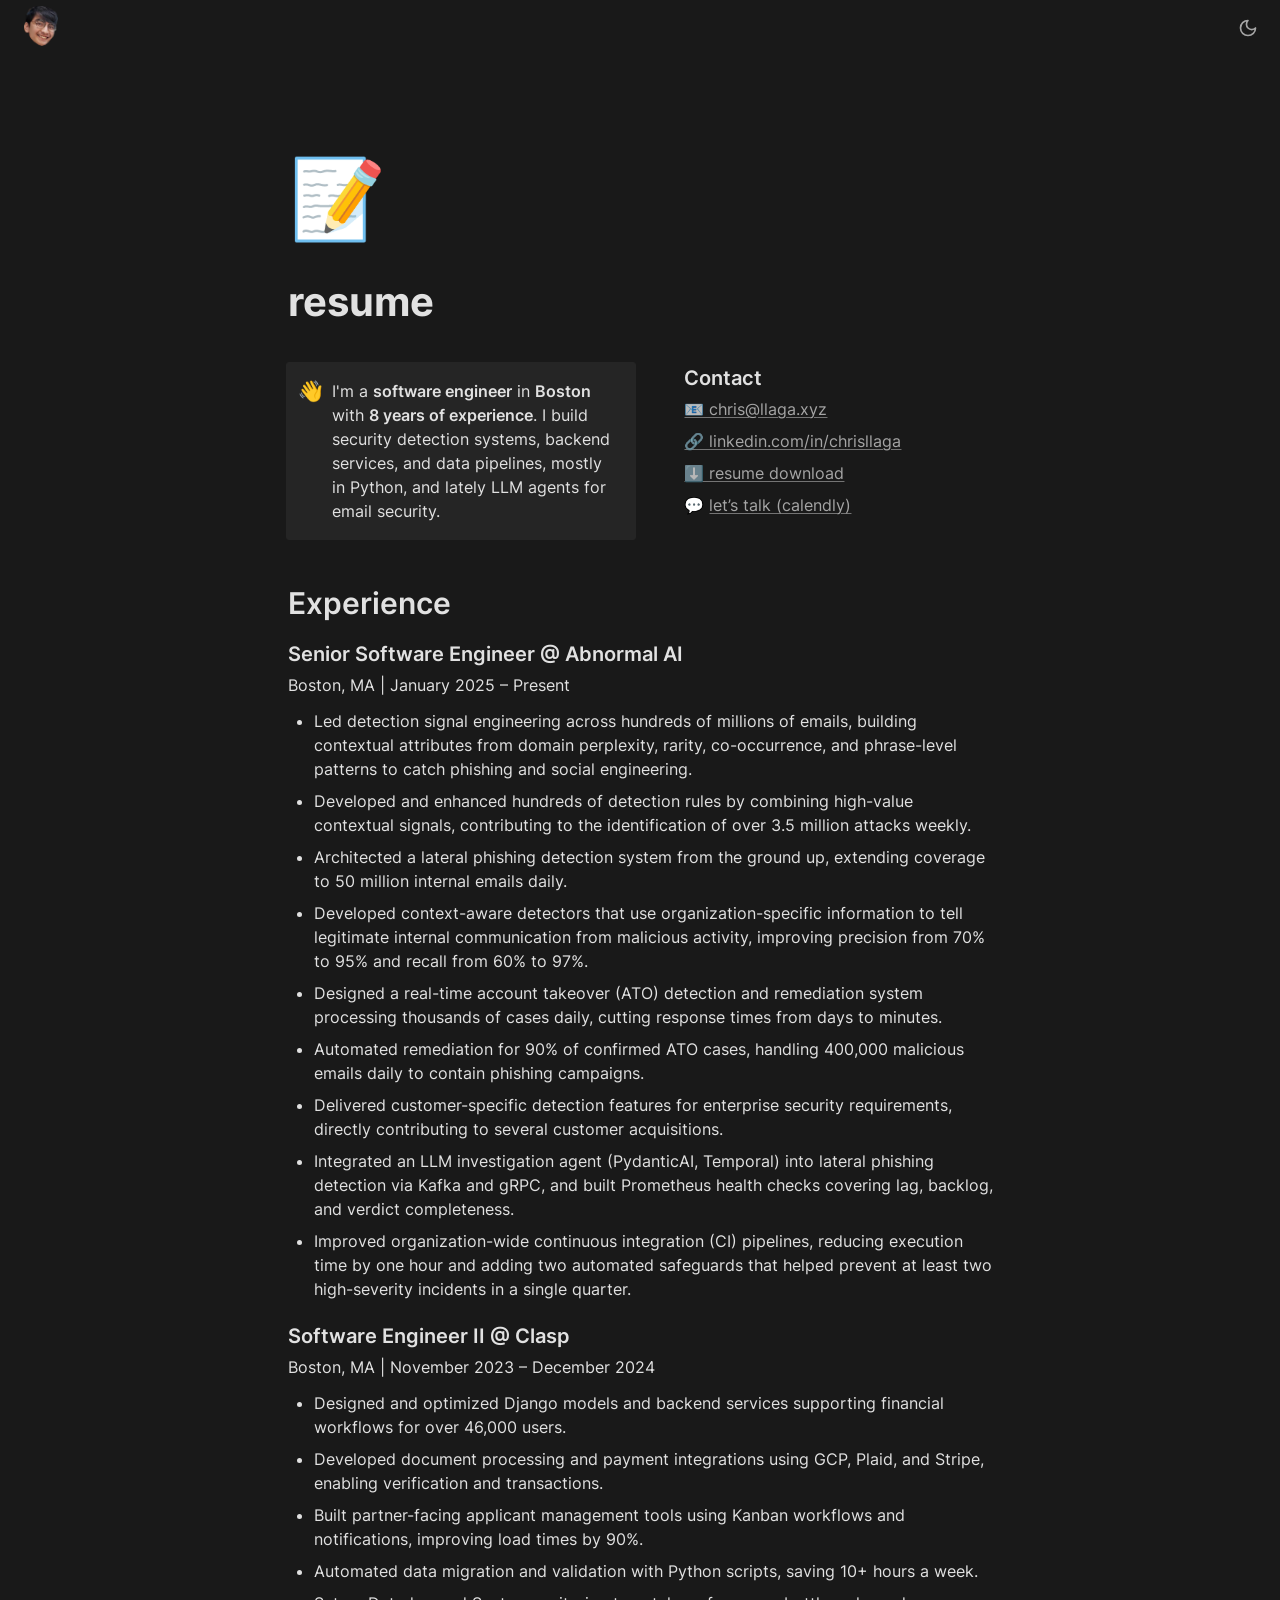
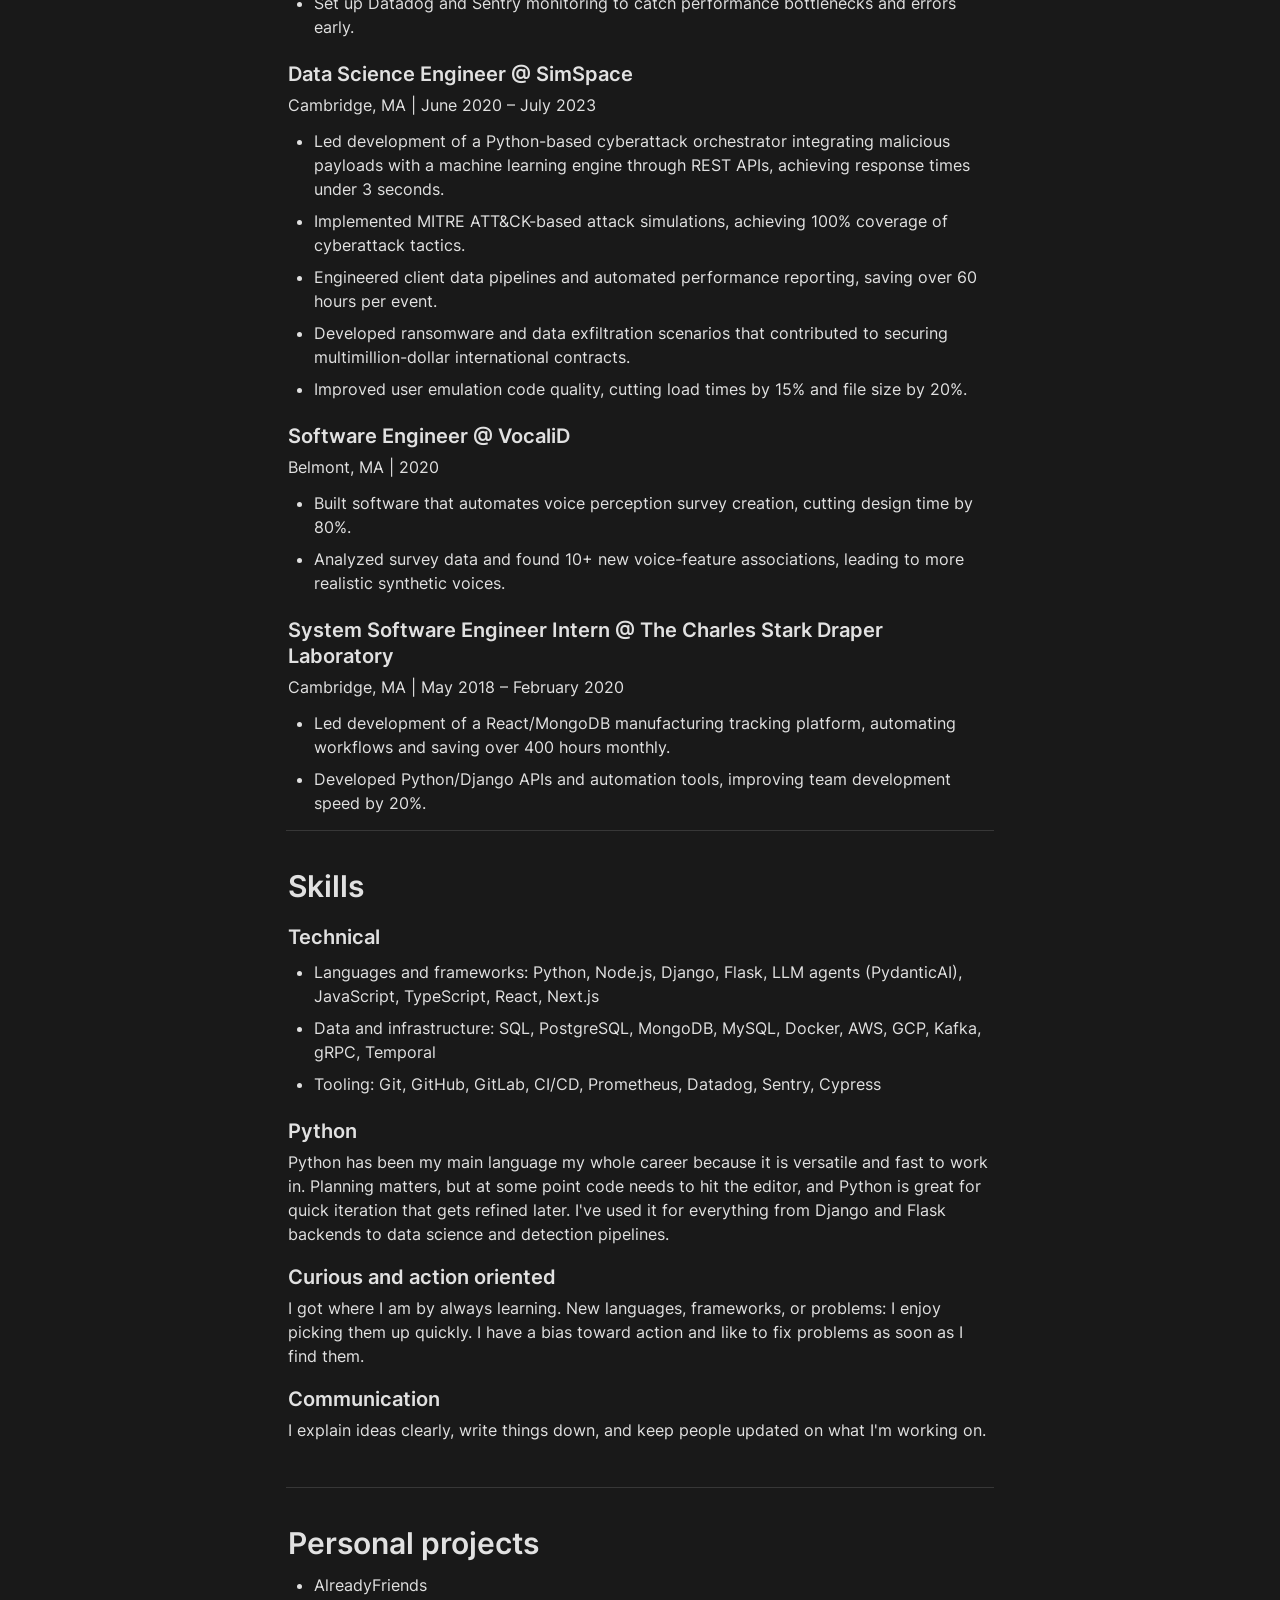
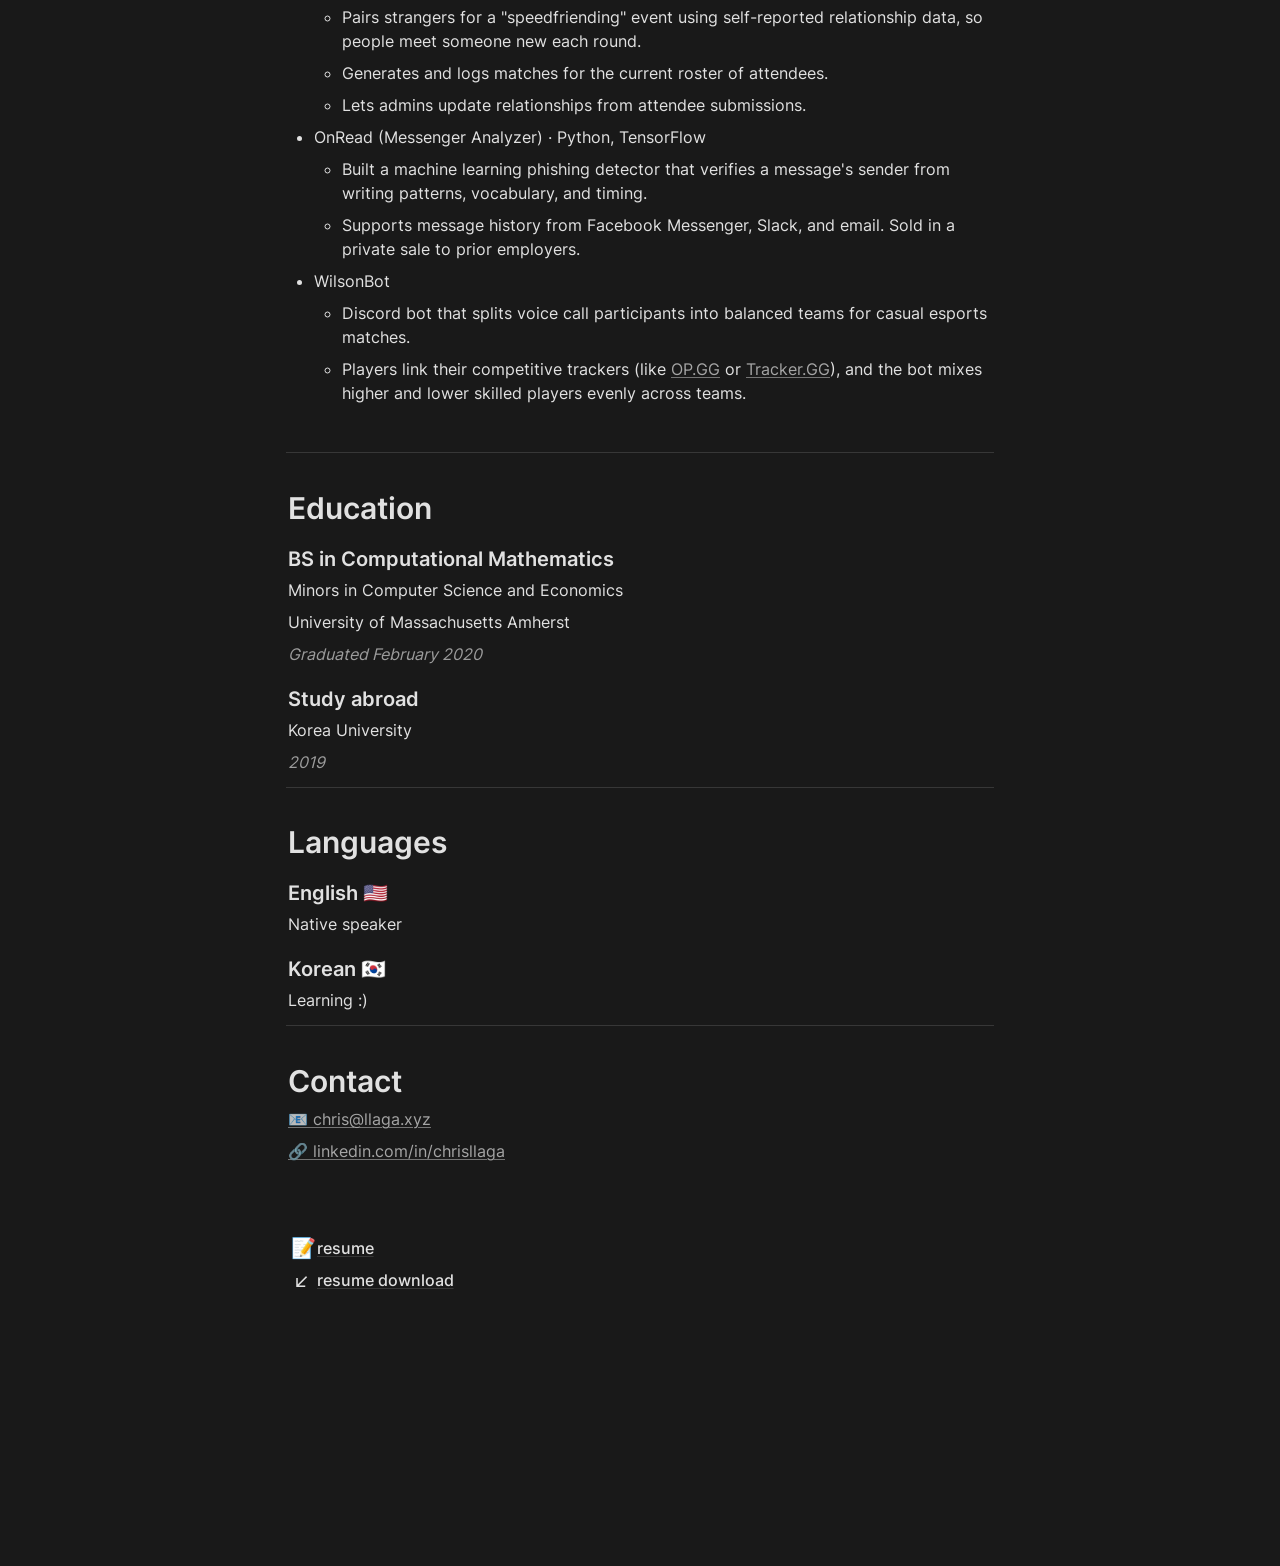
<file: index.html>
<!DOCTYPE html>
<html lang="en" dir="ltr" class="theme-dark">
<head>
<meta charset="utf-8"/>
<meta name="viewport" content="width=device-width, initial-scale=1"/>
<title>resume</title>
<meta name="description" content="Chris Llaga, software engineer in Boston: security detection systems, Python backends, and LLM agents."/>
<meta name="robots" content="index, follow"/>
<link rel="canonical" href="https://llaga.xyz"/>
<meta property="og:title" content="resume"/>
<meta property="og:description" content="Chris Llaga, software engineer in Boston: security detection systems, Python backends, and LLM agents."/>
<meta property="og:url" content="https://llaga.xyz"/>
<meta property="og:site_name" content="chris llaga"/>
<meta property="og:locale" content="en-US"/>
<meta property="og:type" content="website"/>
<meta name="twitter:card" content="summary_large_image"/>
<meta name="twitter:title" content="resume"/>
<meta name="twitter:description" content="Chris Llaga, software engineer in Boston: security detection systems, Python backends, and LLM agents."/>
<link rel="icon" href="assets/logo.png"/>
<link rel="preload" href="assets/fonts/inter-regular.woff2" as="font" type="font/woff2" crossorigin/>
<link rel="preload" href="assets/fonts/inter-600.woff2" as="font" type="font/woff2" crossorigin/>
<link rel="stylesheet" href="style.css"/>
<script>
  /* Same behaviour as the original: dark by default, the toggle's choice is remembered. */
  try {
    var p = localStorage.getItem("color-preference");
    if (p === "light" || p === "dark") document.documentElement.className = "theme-" + p;
  } catch (e) {}
</script>
</head>
<body>
<div class="super-root"><nav aria-label="Main" data-orientation="horizontal" dir="ltr" class="super-navbar minimal" style="position:sticky;box-shadow:var(--navbar-shadow);-webkit-box-shadow:var(--navbar-shadow)"><div class="super-navbar__content"><a class="notion-link super-navbar__logo" href="/"><div class="super-navbar__logo-image"><img alt="Logo" width="90" height="40" decoding="async" style="color:transparent;object-fit:contain;object-position:left" src="assets/logo.png"/></div>
</a>
<div style="position:relative"><ul data-orientation="horizontal" class="super-navbar__item-list" dir="ltr"></ul>
</div>
<div class="super-navbar__actions no-links"><div class="super-navbar__button super-navbar__theme-toggle" role="button" tabindex="0" aria-label="Toggle light and dark mode"><svg xmlns="http://www.w3.org/2000/svg" width="20" height="20" viewBox="0 0 24 24" fill="none" stroke="currentColor" stroke-width="2" stroke-linecap="round" stroke-linejoin="round" class="lucide lucide-moon"><path d="M12 3a6 6 0 0 0 9 9 9 9 0 1 1-9-9Z"></path></svg><svg xmlns="http://www.w3.org/2000/svg" width="20" height="20" viewBox="0 0 24 24" fill="none" stroke="currentColor" stroke-width="2" stroke-linecap="round" stroke-linejoin="round" class="lucide lucide-sun"><circle cx="12" cy="12" r="4"></circle><path d="M12 2v2"></path><path d="M12 20v2"></path><path d="m4.93 4.93 1.41 1.41"></path><path d="m17.66 17.66 1.41 1.41"></path><path d="M2 12h2"></path><path d="M20 12h2"></path><path d="m6.34 17.66-1.41 1.41"></path><path d="m19.07 4.93-1.41 1.41"></path></svg></div>
</div>
</div>
<div class="super-navbar__viewport-wrapper"></div>
</nav>
<div class="super-content-wrapper"><main id="page-index" class="super-content page__index"><div class="notion-header page"><div class="notion-header__cover no-cover has-icon"></div>
<div class="notion-header__content max-width no-cover has-icon"><div class="notion-header__title-wrapper"><div class="notion-header__icon-wrapper no-cover has-icon"><div>📝</div>
</div>
<h1 class="notion-header__title">resume</h1>
</div>
</div>
</div>
<article id="block-e7f6038b52f84bb688d3daea0192898f" class="notion-root max-width"><div id="block-15a817c8c10d80b7902df4fbfb6a7848" class="notion-column-list"><div id="block-ae7ea25ca6624ea9b5f85a43a5c081d4" class="notion-column" style="width:calc((100% - var(--column-spacing) * 1) * 0.5294117647058824)"><div id="block-12ad05cad6ba43f899a406120fd80e14" class="notion-callout bg-gray-light border"><div class="notion-callout__icon"><span class="notion-icon text" style="width:20px;height:20px;font-size:20px;fill:var(--color-text-default-light)">👋</span></div>
<div class="notion-callout__content"><span class="notion-semantic-string">I&#x27;m a <strong>software engineer</strong> in <strong>Boston</strong> with <strong>8 years of experience</strong>. I build security detection systems, backend services, and data pipelines, mostly in Python, and lately LLM agents for email security.</span></div>
</div>
</div>
<div id="block-c8cec722af624a08adb6e16304719ed7" class="notion-column" style="width:calc((100% - var(--column-spacing) * 1) * 0.4705882352941176);margin-inline-start:var(--column-spacing)"><span class="notion-heading__anchor" id="7502ad48bc0c4c6f83eb4a20e5397c6d"></span><h3 id="block-7502ad48bc0c4c6f83eb4a20e5397c6d" class="notion-heading notion-semantic-string"><strong>Contact</strong></h3>
<p id="block-c6278052f1fc404a8ac8c223eaf0021b" class="notion-text notion-text__content notion-semantic-string"><a href="mailto:chris@llaga.xyz" class="notion-link link" target="_blank" rel="noopener noreferrer">📧 chris@llaga.xyz</a>
</p>
<p id="block-845b8c7e57354d5cb55cb60ed74ae332" class="notion-text notion-text__content notion-semantic-string"><a href="https://www.linkedin.com/in/chrisllaga/" class="notion-link link">🔗 linkedin.com/in/chrisllaga</a>
</p>
<p id="block-625405a9fece4ee391dd859f92190323" class="notion-text notion-text__content notion-semantic-string"><a href="https://drive.google.com/drive/folders/16ZAyMvKmDMugoUFdaOllo_Fq0D3QnHLW?usp=drive_link" class="notion-link link">⬇️ resume download</a>
</p>
<p id="block-178817c8c10d8013951fc5f98dd8dc20" class="notion-text notion-text__content notion-semantic-string">💬 <a href="https://calendly.com/chrisllaga/" class="notion-link link">let’s talk (calendly)</a>
</p>
</div>
</div>
<span class="notion-heading__anchor" id="15a817c8c10d804ab071c1fb54c91be5"></span><h1 id="block-15a817c8c10d804ab071c1fb54c91be5" class="notion-heading notion-semantic-string">Experience</h1>
<span class="notion-heading__anchor" id="405817c8c10d800da40ed91041c47f3a"></span><h3 id="block-405817c8c10d800da40ed91041c47f3a" class="notion-heading notion-semantic-string">Senior Software Engineer @ Abnormal AI</h3>
<p id="block-405817c8c10d8047b3cbf8351cc49c72" class="notion-text notion-text__content notion-semantic-string">Boston, MA | January 2025 – Present</p>
<ul class="notion-bulleted-list"><li class="notion-list-item notion-semantic-string">Led detection signal engineering across hundreds of millions of emails, building contextual attributes from domain perplexity, rarity, co-occurrence, and phrase-level patterns to catch phishing and social engineering.</li>
<li class="notion-list-item notion-semantic-string">Developed and enhanced hundreds of detection rules by combining high-value contextual signals, contributing to the identification of over 3.5 million attacks weekly.</li>
<li class="notion-list-item notion-semantic-string">Architected a lateral phishing detection system from the ground up, extending coverage to 50 million internal emails daily.</li>
<li class="notion-list-item notion-semantic-string">Developed context-aware detectors that use organization-specific information to tell legitimate internal communication from malicious activity, improving precision from 70% to 95% and recall from 60% to 97%.</li>
<li class="notion-list-item notion-semantic-string">Designed a real-time account takeover (ATO) detection and remediation system processing thousands of cases daily, cutting response times from days to minutes.</li>
<li class="notion-list-item notion-semantic-string">Automated remediation for 90% of confirmed ATO cases, handling 400,000 malicious emails daily to contain phishing campaigns.</li>
<li class="notion-list-item notion-semantic-string">Delivered customer-specific detection features for enterprise security requirements, directly contributing to several customer acquisitions.</li>
<li class="notion-list-item notion-semantic-string">Integrated an LLM investigation agent (PydanticAI, Temporal) into lateral phishing detection via Kafka and gRPC, and built Prometheus health checks covering lag, backlog, and verdict completeness.</li>
<li class="notion-list-item notion-semantic-string">Improved organization-wide continuous integration (CI) pipelines, reducing execution time by one hour and adding two automated safeguards that helped prevent at least two high-severity incidents in a single quarter.</li>
</ul>
<span class="notion-heading__anchor" id="15a817c8c10d804790b9c9701703bab8"></span><h3 id="block-15a817c8c10d804790b9c9701703bab8" class="notion-heading notion-semantic-string">Software Engineer II @ Clasp</h3>
<p id="block-15a817c8c10d80108781e4c127dddbca" class="notion-text notion-text__content notion-semantic-string">Boston, MA | November 2023 – December 2024</p>
<ul class="notion-bulleted-list"><li class="notion-list-item notion-semantic-string">Designed and optimized Django models and backend services supporting financial workflows for over 46,000 users.</li>
<li class="notion-list-item notion-semantic-string">Developed document processing and payment integrations using GCP, Plaid, and Stripe, enabling verification and transactions.</li>
<li class="notion-list-item notion-semantic-string">Built partner-facing applicant management tools using Kanban workflows and notifications, improving load times by 90%.</li>
<li class="notion-list-item notion-semantic-string">Automated data migration and validation with Python scripts, saving 10+ hours a week.</li>
<li class="notion-list-item notion-semantic-string">Set up Datadog and Sentry monitoring to catch performance bottlenecks and errors early.</li>
</ul>
<span class="notion-heading__anchor" id="15a817c8c10d80cabf42e260f34cfec1"></span><h3 id="block-15a817c8c10d80cabf42e260f34cfec1" class="notion-heading notion-semantic-string"><strong>Data Science Engineer </strong>@ SimSpace</h3>
<p id="block-15a817c8c10d800c82a8dfc8851fc523" class="notion-text notion-text__content notion-semantic-string">Cambridge, MA | June 2020 – July 2023</p>
<ul class="notion-bulleted-list"><li class="notion-list-item notion-semantic-string">Led development of a Python-based cyberattack orchestrator integrating malicious payloads with a machine learning engine through REST APIs, achieving response times under 3 seconds.</li>
<li class="notion-list-item notion-semantic-string">Implemented MITRE ATT&amp;CK-based attack simulations, achieving 100% coverage of cyberattack tactics.</li>
<li class="notion-list-item notion-semantic-string">Engineered client data pipelines and automated performance reporting, saving over 60 hours per event.</li>
<li class="notion-list-item notion-semantic-string">Developed ransomware and data exfiltration scenarios that contributed to securing multimillion-dollar international contracts.</li>
<li class="notion-list-item notion-semantic-string">Improved user emulation code quality, cutting load times by 15% and file size by 20%.</li>
</ul>
<span class="notion-heading__anchor" id="15a817c8c10d80ed9947d90350e29a93"></span><h3 id="block-15a817c8c10d80ed9947d90350e29a93" class="notion-heading notion-semantic-string"><strong>Software Engineer @ VocaliD</strong></h3>
<p id="block-15a817c8c10d802d9294e8e4e6f3b825" class="notion-text notion-text__content notion-semantic-string">Belmont, MA | 2020</p>
<ul class="notion-bulleted-list"><li class="notion-list-item notion-semantic-string">Built software that automates voice perception survey creation, cutting design time by 80%.</li>
<li class="notion-list-item notion-semantic-string">Analyzed survey data and found 10+ new voice-feature associations, leading to more realistic synthetic voices.</li>
</ul>
<span class="notion-heading__anchor" id="15a817c8c10d80eb8595fdf0943fa3e9"></span><h3 id="block-15a817c8c10d80eb8595fdf0943fa3e9" class="notion-heading notion-semantic-string"><strong>System Software Engineer Intern @ </strong>The Charles Stark Draper Laboratory</h3>
<p id="block-15a817c8c10d8068addef37c0fd37530" class="notion-text notion-text__content notion-semantic-string">Cambridge, MA | May 2018 – February 2020</p>
<ul class="notion-bulleted-list"><li class="notion-list-item notion-semantic-string">Led development of a React/MongoDB manufacturing tracking platform, automating workflows and saving over 400 hours monthly.</li>
<li class="notion-list-item notion-semantic-string">Developed Python/Django APIs and automation tools, improving team development speed by 20%.</li>
</ul>
<div id="block-15a817c8c10d808a8eafcccdbb74d709" class="notion-divider"></div>
<span class="notion-heading__anchor" id="15a817c8c10d80ee9231c12fd9f17996"></span><h1 id="block-15a817c8c10d80ee9231c12fd9f17996" class="notion-heading notion-semantic-string">Skills</h1>
<span class="notion-heading__anchor" id="15a817c8c10d8041bcefd65caa59ba09"></span><h3 id="block-15a817c8c10d8041bcefd65caa59ba09" class="notion-heading notion-semantic-string">Technical</h3>
<ul class="notion-bulleted-list"><li class="notion-list-item notion-semantic-string">Languages and frameworks: Python, Node.js, Django, Flask, LLM agents (PydanticAI), JavaScript, TypeScript, React, Next.js</li>
<li class="notion-list-item notion-semantic-string">Data and infrastructure: SQL, PostgreSQL, MongoDB, MySQL, Docker, AWS, GCP, Kafka, gRPC, Temporal</li>
<li class="notion-list-item notion-semantic-string">Tooling: Git, GitHub, GitLab, CI/CD, Prometheus, Datadog, Sentry, Cypress</li>
</ul>
<span class="notion-heading__anchor" id="15a817c8c10d80449fa7e73404ca812e"></span><h3 id="block-15a817c8c10d80449fa7e73404ca812e" class="notion-heading notion-semantic-string">Python</h3>
<p id="block-15a817c8c10d80819ed3f9097e830988" class="notion-text notion-text__content notion-semantic-string">Python has been my main language my whole career because it is versatile and fast to work in. Planning matters, but at some point code needs to hit the editor, and Python is great for quick iteration that gets refined later. I&#x27;ve used it for everything from Django and Flask backends to data science and detection pipelines.</p>
<span class="notion-heading__anchor" id="15a817c8c10d80b7b43df9882ef973b7"></span><h3 id="block-15a817c8c10d80b7b43df9882ef973b7" class="notion-heading notion-semantic-string">Curious and action oriented</h3>
<p id="block-15a817c8c10d809c80bafa3cb78cd21d" class="notion-text notion-text__content notion-semantic-string">I got where I am by always learning. New languages, frameworks, or problems: I enjoy picking them up quickly. I have a bias toward action and like to fix problems as soon as I find them.</p>
<span class="notion-heading__anchor" id="15a817c8c10d8011b878f07715b89a38"></span><h3 id="block-15a817c8c10d8011b878f07715b89a38" class="notion-heading notion-semantic-string">Communication</h3>
<p id="block-15a817c8c10d8076937df2fbb1e930e5" class="notion-text notion-text__content notion-semantic-string">I explain ideas clearly, write things down, and keep people updated on what I&#x27;m working on.</p>
<div id="block-15a817c8c10d80dba6e0c9ecd6403a9f" class="notion-text"></div>
<div id="block-15a817c8c10d8040ab60cdb8a664c717" class="notion-divider"></div>
<span class="notion-heading__anchor" id="15a817c8c10d808e9ee4c40568ad663e"></span><h1 id="block-15a817c8c10d808e9ee4c40568ad663e" class="notion-heading notion-semantic-string">Personal projects</h1>
<ul class="notion-bulleted-list"><li id="block-15a817c8c10d809d90c2f623be8385b5" class="notion-list-item notion-semantic-string">AlreadyFriends</li>
<ul class="notion-bulleted-list"><li class="notion-list-item notion-semantic-string">Pairs strangers for a &quot;speedfriending&quot; event using self-reported relationship data, so people meet someone new each round.</li>
<li class="notion-list-item notion-semantic-string">Generates and logs matches for the current roster of attendees.</li>
<li class="notion-list-item notion-semantic-string">Lets admins update relationships from attendee submissions.</li>
</ul>
<li id="block-15a817c8c10d803f9903db094b15166b" class="notion-list-item notion-semantic-string">OnRead (Messenger Analyzer) · Python, TensorFlow</li>
<ul class="notion-bulleted-list"><li class="notion-list-item notion-semantic-string">Built a machine learning phishing detector that verifies a message&#x27;s sender from writing patterns, vocabulary, and timing.</li>
<li class="notion-list-item notion-semantic-string">Supports message history from Facebook Messenger, Slack, and email. Sold in a private sale to prior employers.</li>
</ul>
<li id="block-15a817c8c10d80a28ee1fbb4a56ed17d" class="notion-list-item notion-semantic-string">WilsonBot</li>
<ul class="notion-bulleted-list"><li class="notion-list-item notion-semantic-string">Discord bot that splits voice call participants into balanced teams for casual esports matches.</li>
<li class="notion-list-item notion-semantic-string">Players link their competitive trackers (like <a href="https://op.gg/" class="notion-link link" target="_blank" rel="noopener noreferrer">OP.GG</a> or <a href="https://tracker.gg/" class="notion-link link" target="_blank" rel="noopener noreferrer">Tracker.GG</a>), and the bot mixes higher and lower skilled players evenly across teams.</li>
</ul>
</ul>
<div id="block-15a817c8c10d80e69bdef4589268ede3" class="notion-text"></div>
<div id="block-15a817c8c10d805fb4b8fce070c2b191" class="notion-divider"></div>
<span class="notion-heading__anchor" id="15a817c8c10d8090931dea6e2703cbc5"></span><h1 id="block-15a817c8c10d8090931dea6e2703cbc5" class="notion-heading notion-semantic-string">Education</h1>
<span class="notion-heading__anchor" id="15a817c8c10d803db1c0f5f71c6c61b4"></span><h3 id="block-15a817c8c10d803db1c0f5f71c6c61b4" class="notion-heading notion-semantic-string"><strong>BS in Computational Mathematics</strong></h3>
<p class="notion-text notion-text__content notion-semantic-string">Minors in Computer Science and Economics</p>
<p class="notion-text notion-text__content notion-semantic-string">University of Massachusetts Amherst</p>
<p class="notion-text color-gray notion-text__content notion-semantic-string"><em>Graduated February 2020</em></p>
<span class="notion-heading__anchor" id="15a817c8c10d80d4a680ebfee1e1054e"></span><h3 id="block-15a817c8c10d80d4a680ebfee1e1054e" class="notion-heading notion-semantic-string"><strong>Study abroad</strong></h3>
<p class="notion-text notion-text__content notion-semantic-string">Korea University</p>
<p class="notion-text color-gray notion-text__content notion-semantic-string"><em>2019</em></p>
<div id="block-15a817c8c10d80c58342d7c0892633b1" class="notion-divider"></div>
<span class="notion-heading__anchor" id="15a817c8c10d8032a49fdee00b5a9d48"></span><h1 id="block-15a817c8c10d8032a49fdee00b5a9d48" class="notion-heading notion-semantic-string">Languages</h1>
<span class="notion-heading__anchor" id="15a817c8c10d804587dec2bf5750774e"></span><h3 id="block-15a817c8c10d804587dec2bf5750774e" class="notion-heading notion-semantic-string">English 🇺🇸</h3>
<p id="block-15a817c8c10d809f94c2e1bd5437a9b0" class="notion-text notion-text__content notion-semantic-string">Native speaker</p>
<span class="notion-heading__anchor" id="15a817c8c10d804fb960ecda7ea8fa8e"></span><h3 id="block-15a817c8c10d804fb960ecda7ea8fa8e" class="notion-heading notion-semantic-string">Korean <strong>🇰🇷</strong></h3>
<p id="block-15a817c8c10d801892b4fb78f4295463" class="notion-text notion-text__content notion-semantic-string">Learning :)</p>
<div id="block-15a817c8c10d808cb44ada602ad900cc" class="notion-divider"></div>
<span class="notion-heading__anchor" id="15a817c8c10d80278951c10a23f3b9c6"></span><h1 id="block-15a817c8c10d80278951c10a23f3b9c6" class="notion-heading notion-semantic-string">Contact</h1>
<p id="block-15a817c8c10d8079924ec1f4c3ab6168" class="notion-text notion-text__content notion-semantic-string"><a href="mailto:chris@llaga.xyz" class="notion-link link" target="_blank" rel="noopener noreferrer">📧 chris@llaga.xyz</a>
</p>
<p id="block-15a817c8c10d80199584d45bf4c16e30" class="notion-text notion-text__content notion-semantic-string"><a href="https://www.linkedin.com/in/chrisllaga/" class="notion-link link">🔗 linkedin.com/in/chrisllaga</a>
</p>
<div id="block-15a817c8c10d80f98731f9888642cc53" class="notion-text"></div>
<div id="block-15a817c8c10d8077af19ee4677331926" class="notion-text"></div>
<a id="block-resume" href="/" class="notion-link notion-page emoji"><span class="notion-page__icon"><span class="notion-icon text" style="width:20px;height:20px;font-size:20px;fill:var(--color-text-default-light)">📝</span></span><span class="notion-page__title notion-semantic-string">resume</span></a>
<a id="block-resume-download" href="https://drive.google.com/drive/folders/16ZAyMvKmDMugoUFdaOllo_Fq0D3QnHLW?usp=drive_link" class="notion-link notion-page emoji"><span class="notion-page__icon"><span class="notion-icon text" style="width:20px;height:20px;font-size:20px;fill:var(--color-text-default-light)">↙️</span></span><span class="notion-page__title notion-semantic-string">resume download</span></a>
</article>
</main>
</div>
</div>
<script>
  (function () {
    var t = document.querySelector(".super-navbar__theme-toggle");
    function flip() {
      var html = document.documentElement;
      var next = html.classList.contains("theme-dark") ? "light" : "dark";
      html.className = "theme-" + next;
      try { localStorage.setItem("color-preference", next); } catch (e) {}
    }
    t.addEventListener("click", flip);
    t.addEventListener("keydown", function (e) {
      if (e.key === "Enter" || e.key === " ") { e.preventDefault(); flip(); }
    });
  })();
</script>
</body>
</html>
</file>
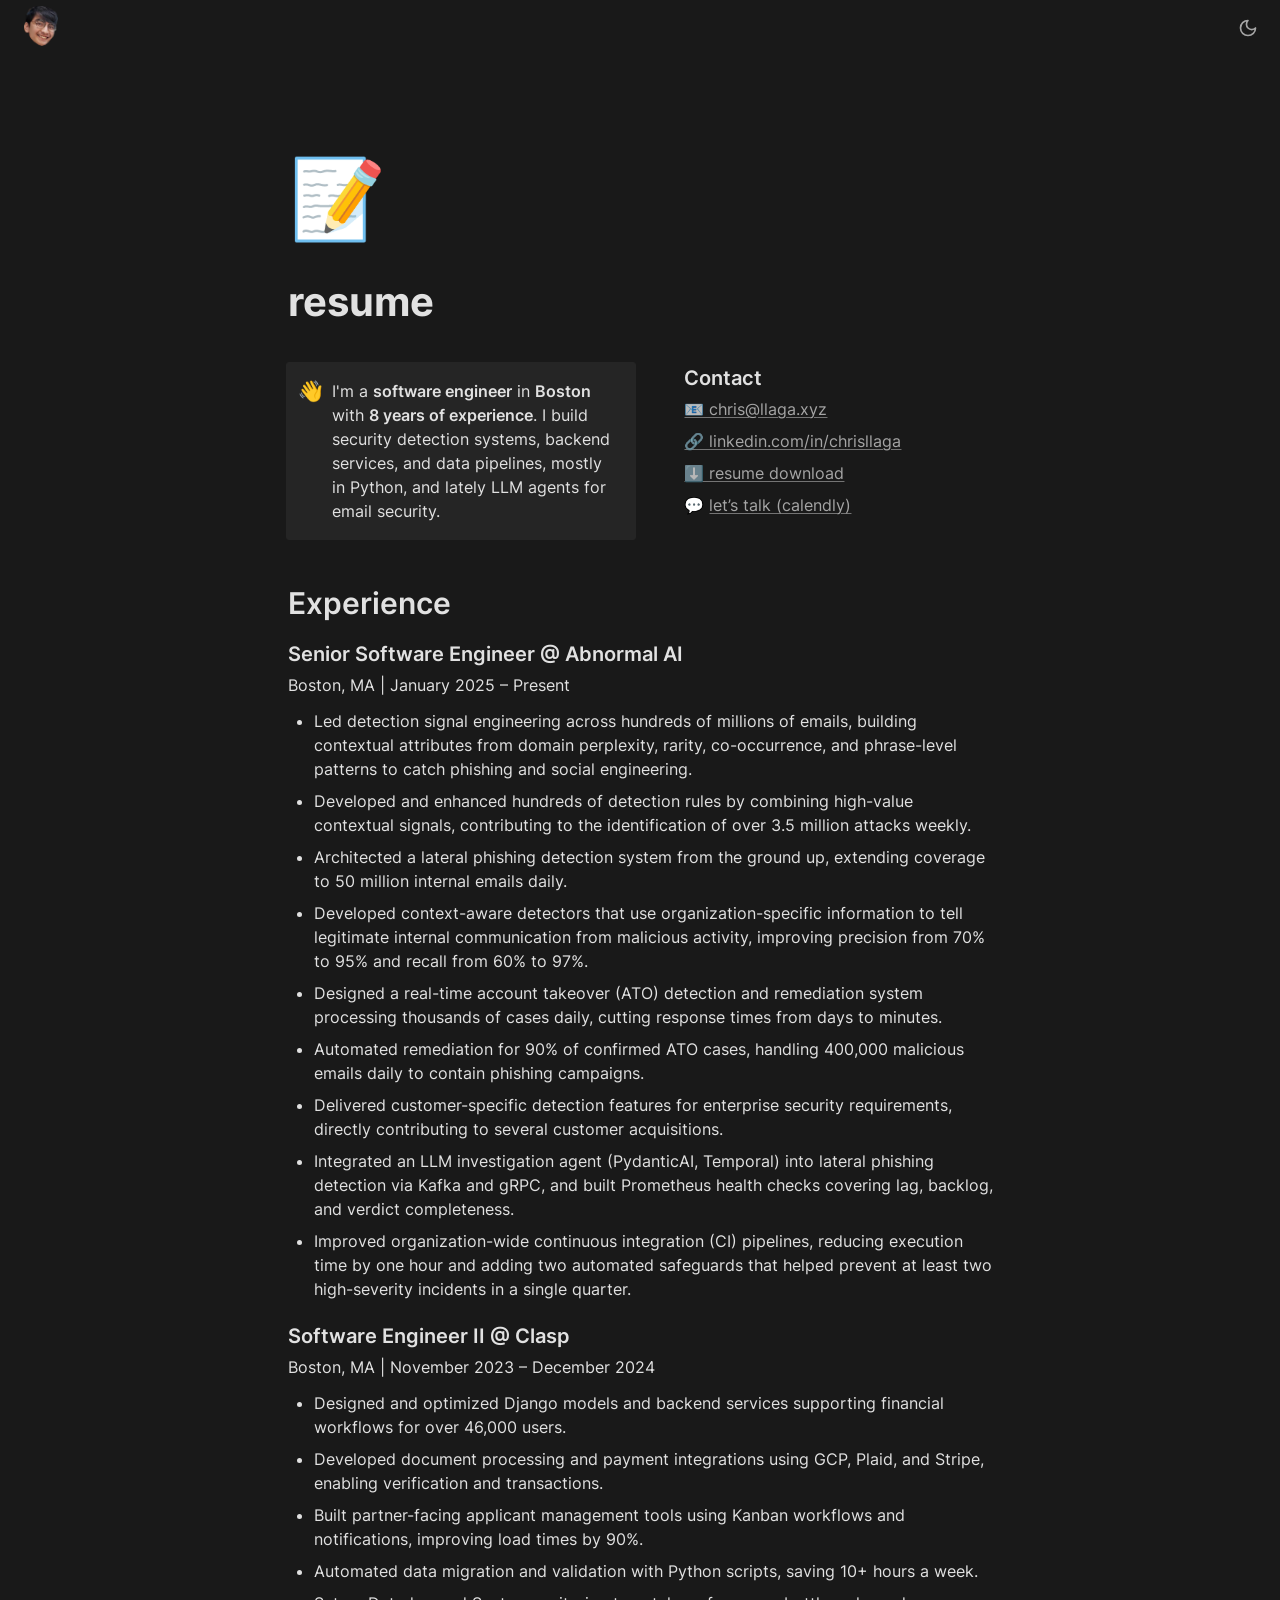
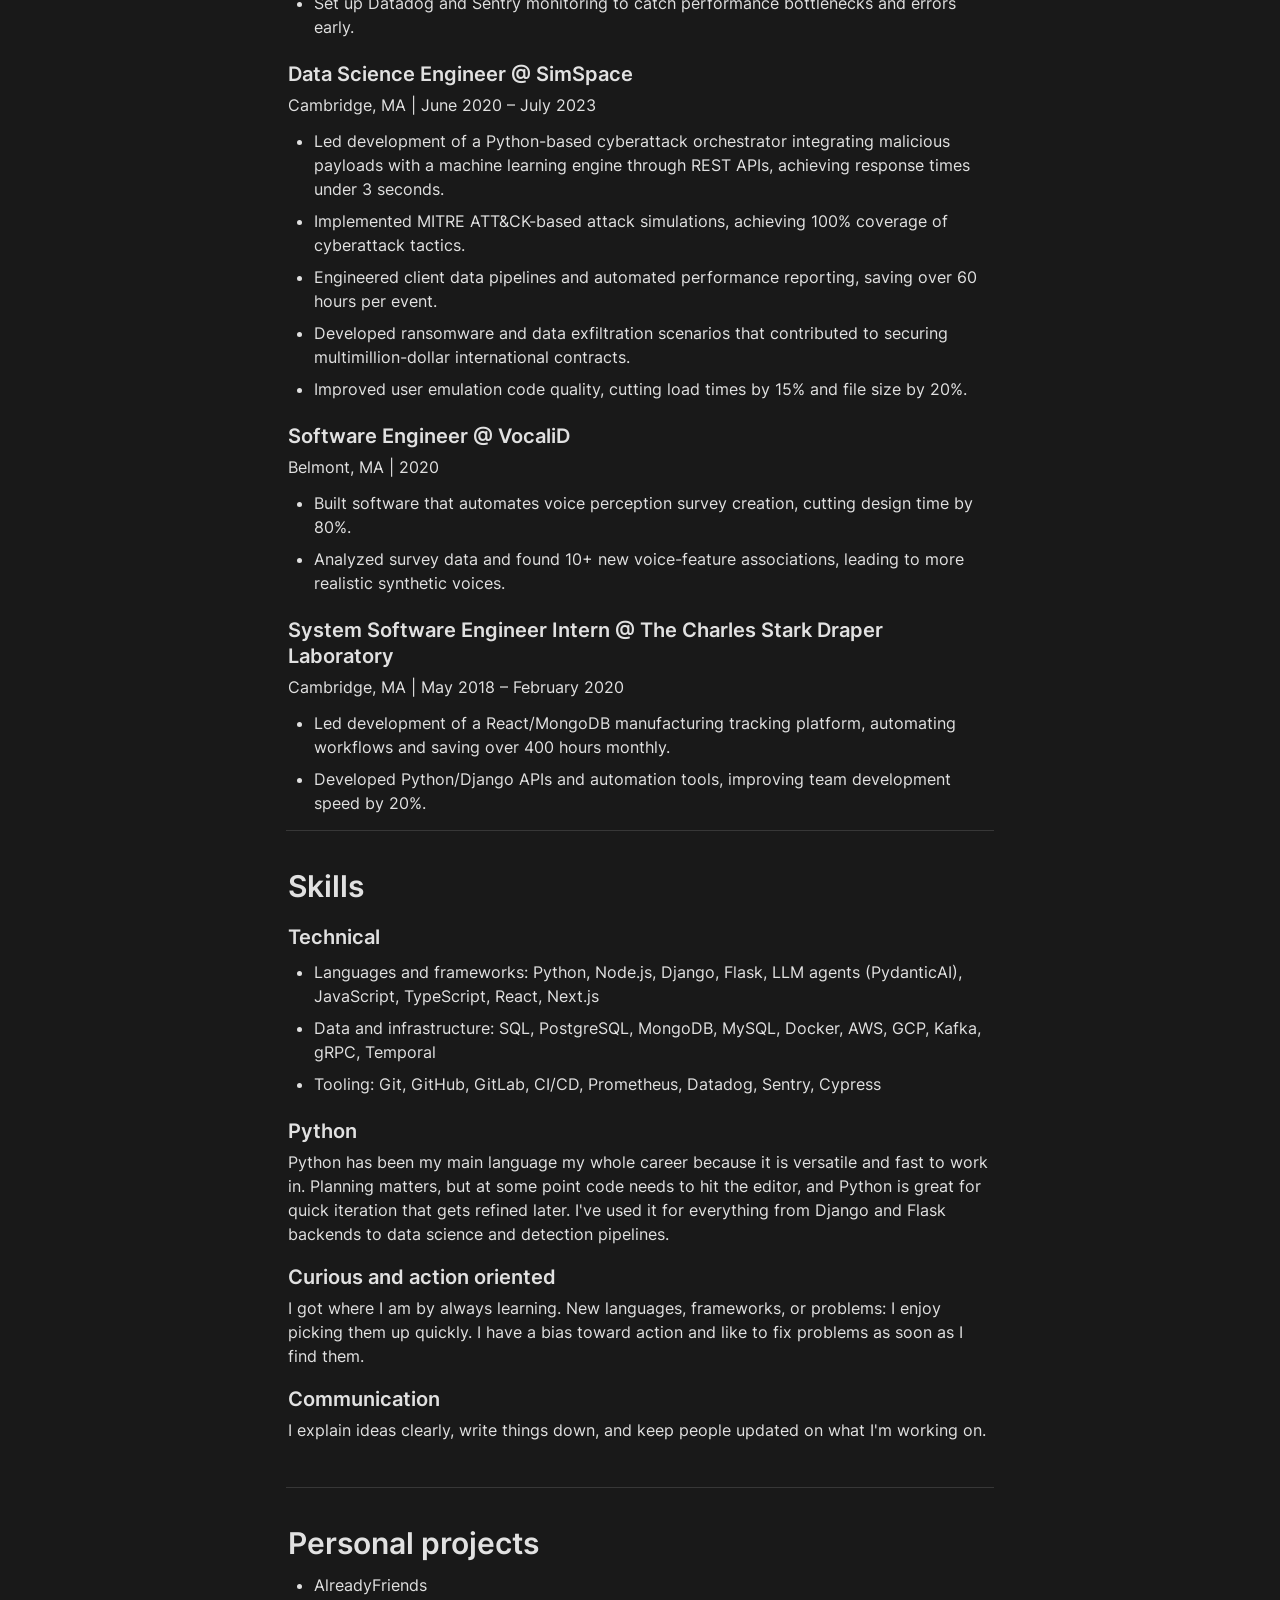
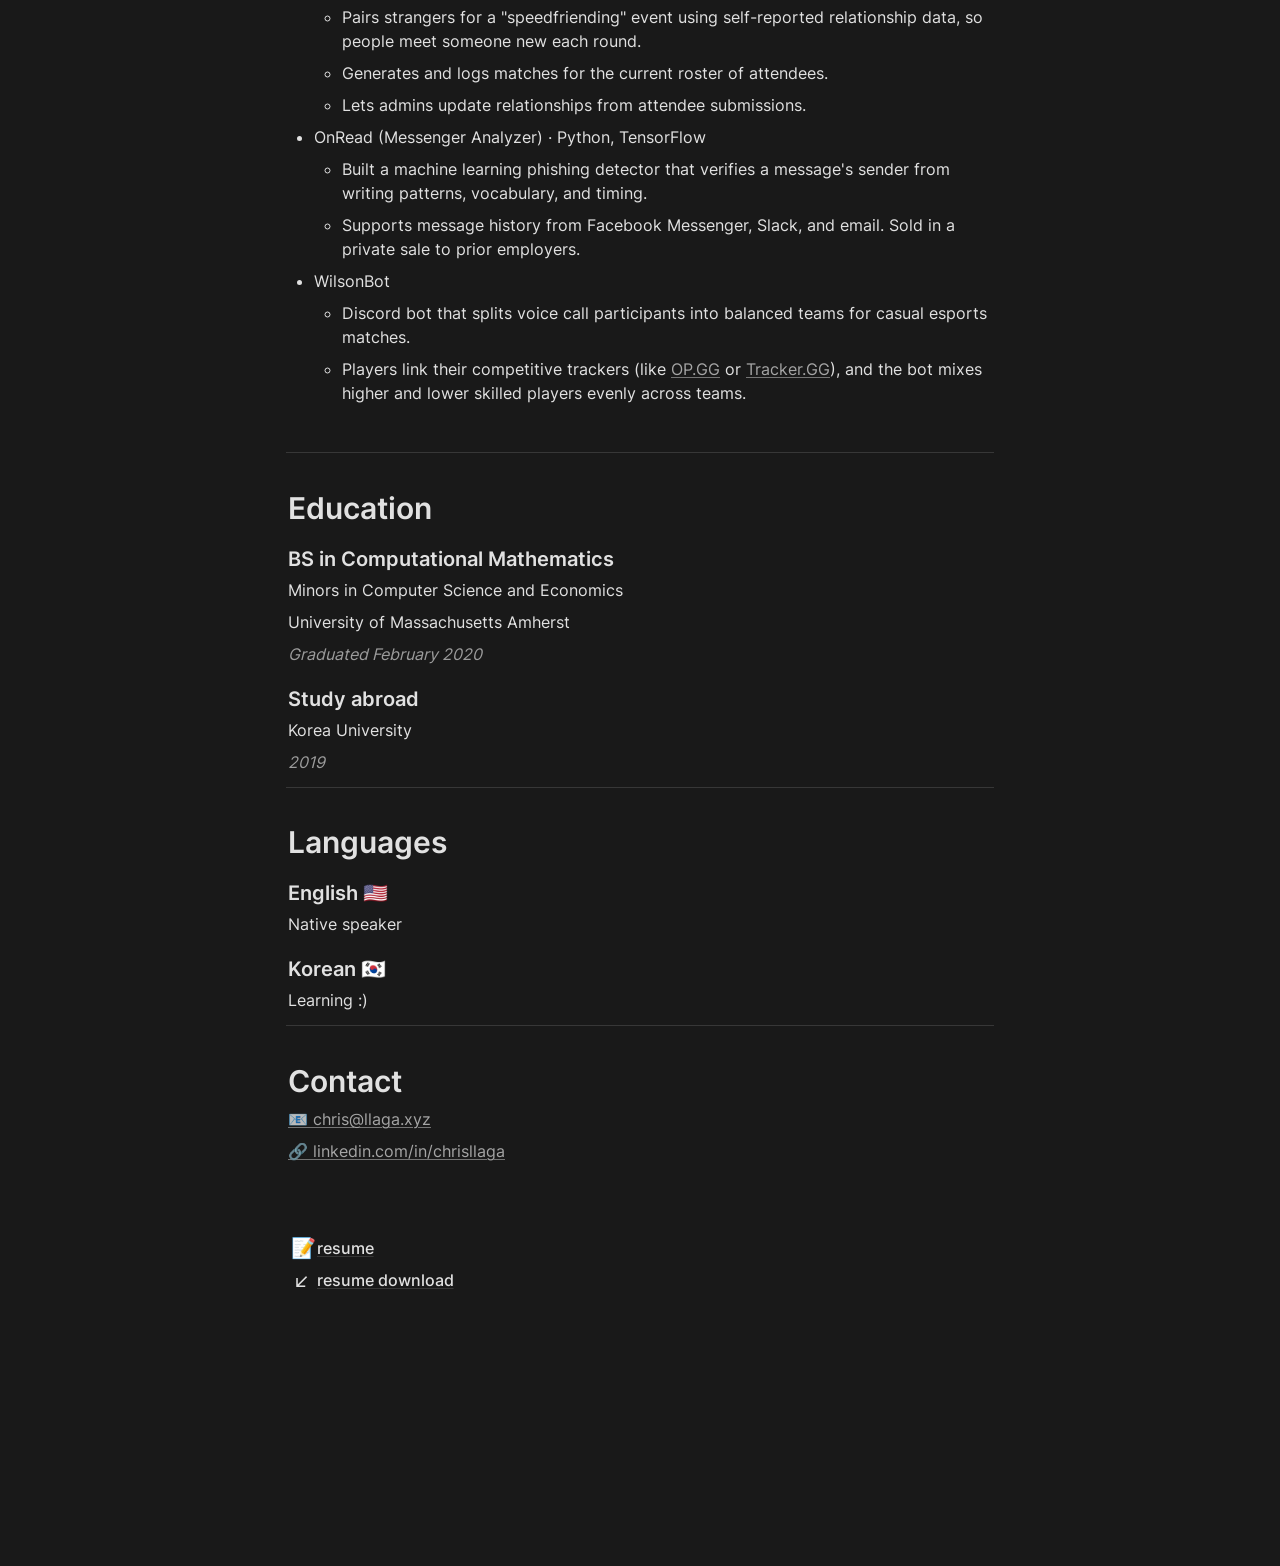
<file: resume/index.html>
<!DOCTYPE html>
<html lang="en">
<head>
<meta charset="utf-8"/>
<title>resume</title>
<meta http-equiv="refresh" content="0; url=/"/>
<link rel="canonical" href="https://llaga.xyz"/>
<meta name="robots" content="noindex"/>
</head>
<body><a href="/">resume</a></body>
</html>
</file>
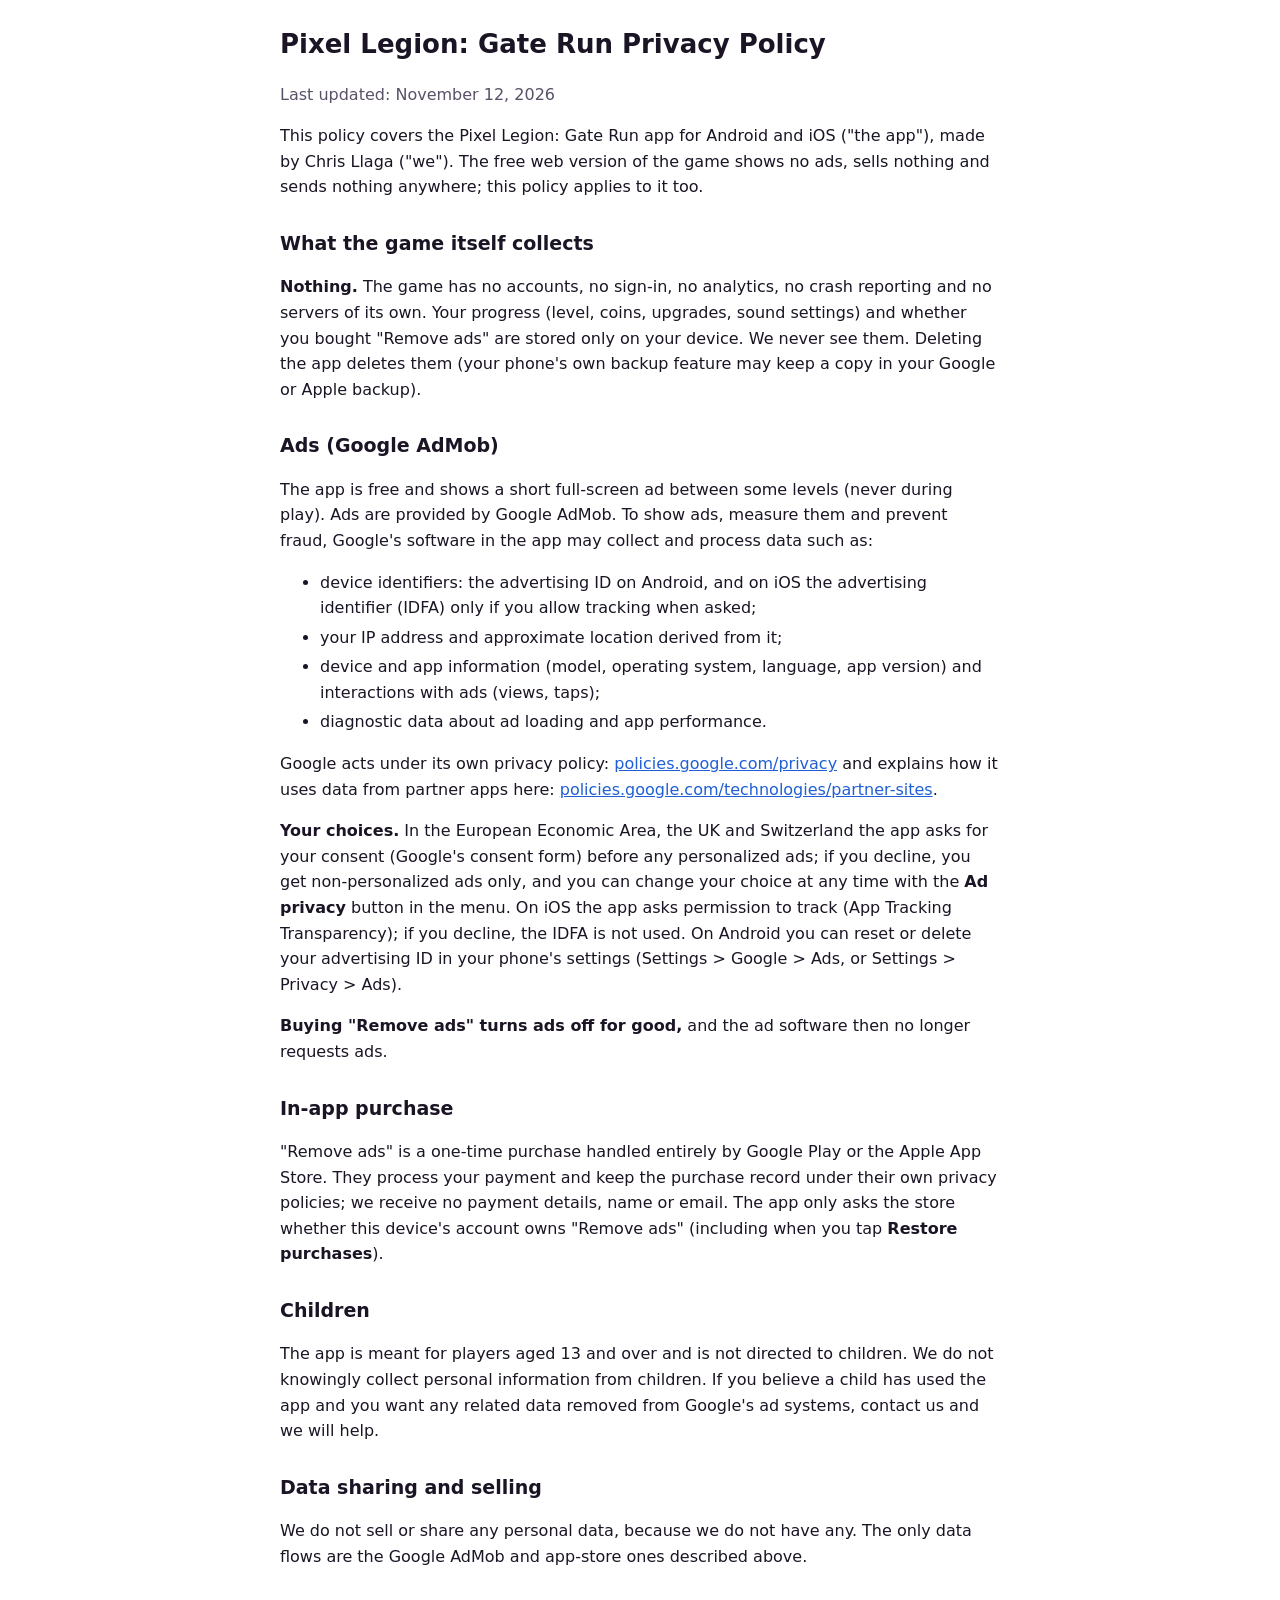
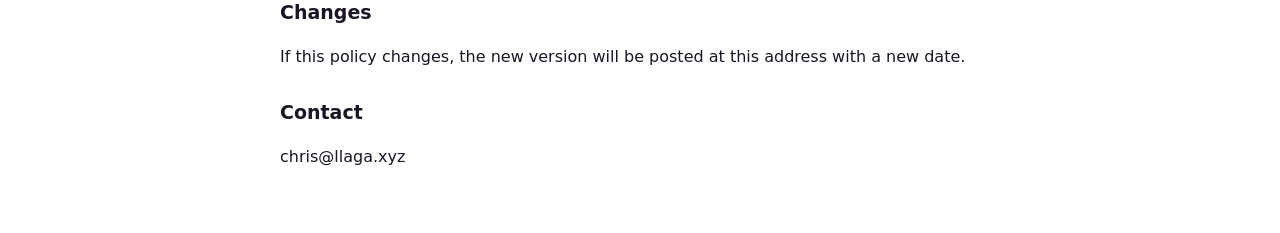
<file: pixel-legion/privacy.html>
<!doctype html>
<html lang="en">
<head>
  <meta charset="utf-8">
  <meta name="viewport" content="width=device-width, initial-scale=1">
  <title>Pixel Legion: Gate Run Privacy Policy</title>
  <style>
    :root { --bg: #ffffff; --fg: #1b1424; --muted: #5a5068; --link: #1f5fd6; }
    @media (prefers-color-scheme: dark) { :root { --bg: #1b1424; --fg: #f4f7fb; --muted: #b8b0c8; --link: #7fb4ff; } }
    body { background: var(--bg); color: var(--fg); font: 16px/1.6 system-ui, -apple-system, "Segoe UI", Roboto, sans-serif; margin: 0; padding: 24px 16px 48px; }
    main { max-width: 720px; margin: 0 auto; }
    h1 { font-size: 26px; margin: 0 0 4px; }
    h2 { font-size: 19px; margin: 28px 0 8px; }
    .muted { color: var(--muted); }
    a { color: var(--link); }
    li { margin: 4px 0; }
  </style>
</head>
<body>
<main>
  <h1>Pixel Legion: Gate Run Privacy Policy</h1>
  <p class="muted">Last updated: November 12, 2026</p>

  <p>This policy covers the Pixel Legion: Gate Run app for Android and iOS ("the app"),
  made by Chris Llaga ("we"). The free web version of the game shows no
  ads, sells nothing and sends nothing anywhere; this policy applies to it too.</p>

  <h2>What the game itself collects</h2>
  <p><b>Nothing.</b> The game has no accounts, no sign-in, no analytics, no crash
  reporting and no servers of its own. Your progress (level, coins, upgrades,
  sound settings) and whether you bought "Remove ads" are stored only on your
  device. We never see them. Deleting the app deletes them (your phone's own
  backup feature may keep a copy in your Google or Apple backup).</p>

  <h2>Ads (Google AdMob)</h2>
  <p>The app is free and shows a short full-screen ad between some levels (never
  during play). Ads are provided by Google AdMob. To show ads, measure them and
  prevent fraud, Google's software in the app may collect and process data such
  as:</p>
  <ul>
    <li>device identifiers: the advertising ID on Android, and on iOS the
      advertising identifier (IDFA) only if you allow tracking when asked;</li>
    <li>your IP address and approximate location derived from it;</li>
    <li>device and app information (model, operating system, language, app
      version) and interactions with ads (views, taps);</li>
    <li>diagnostic data about ad loading and app performance.</li>
  </ul>
  <p>Google acts under its own privacy policy:
    <a href="https://policies.google.com/privacy">policies.google.com/privacy</a>
    and explains how it uses data from partner apps here:
    <a href="https://policies.google.com/technologies/partner-sites">policies.google.com/technologies/partner-sites</a>.</p>
  <p><b>Your choices.</b> In the European Economic Area, the UK and Switzerland
  the app asks for your consent (Google's consent form) before any personalized
  ads; if you decline, you get non-personalized ads only, and you can change your
  choice at any time with the <b>Ad privacy</b> button in the menu. On iOS the app
  asks permission to track (App Tracking Transparency); if you decline, the IDFA
  is not used. On Android you can reset or delete your advertising ID in your
  phone's settings (Settings &gt; Google &gt; Ads, or Settings &gt; Privacy &gt; Ads).</p>
  <p><b>Buying "Remove ads" turns ads off for good,</b> and the ad software then
  no longer requests ads.</p>

  <h2>In-app purchase</h2>
  <p>"Remove ads" is a one-time purchase handled entirely by Google Play or the
  Apple App Store. They process your payment and keep the purchase record under
  their own privacy policies; we receive no payment details, name or email. The
  app only asks the store whether this device's account owns "Remove ads"
  (including when you tap <b>Restore purchases</b>).</p>

  <h2>Children</h2>
  <p>The app is meant for players aged 13 and over and is not directed to
  children. We do not knowingly collect personal information from children. If
  you believe a child has used the app and you want any related data removed
  from Google's ad systems, contact us and we will help.</p>

  <h2>Data sharing and selling</h2>
  <p>We do not sell or share any personal data, because we do not have any. The
  only data flows are the Google AdMob and app-store ones described above.</p>

  <h2>Changes</h2>
  <p>If this policy changes, the new version will be posted at this address with
  a new date.</p>

  <h2>Contact</h2>
  <p>chris@llaga.xyz</p>
</main>
</body>
</html>
</file>
<file: style.css>
/*
 * llaga.xyz stylesheet.
 * Copied from the super.so / Notion styles the live site used (Nov 2026),
 * trimmed to the rules this page uses. Order matches the original cascade.
 */

/* ---- Inter, self-hosted (same files super.so served) ---- */
@font-face { font-family: "Inter"; font-style: normal; font-display: swap; font-weight: 400; src: url("assets/fonts/inter-regular.woff2") format("woff2"); }
@font-face { font-family: "Inter"; font-style: normal; font-display: swap; font-weight: 500; src: url("assets/fonts/inter-500.woff2") format("woff2"); }
@font-face { font-family: "Inter"; font-style: normal; font-display: swap; font-weight: 600; src: url("assets/fonts/inter-600.woff2") format("woff2"); }
@font-face { font-family: "Inter"; font-style: normal; font-display: swap; font-weight: 700; src: url("assets/fonts/inter-700.woff2") format("woff2"); }
@font-face { font-family: "Inter-fallback"; size-adjust: 107%; ascent-override: 90%; src: local("Arial"); }

/* ---- from 0uopxjazuf30b.css ---- */
:root{--cc-font-family:-apple-system,BlinkMacSystemFont,"Segoe UI",Roboto,Helvetica,Arial,sans-serif,"Apple Color Emoji","Segoe UI Emoji","Segoe UI Symbol";--cc-modal-border-radius:.5rem;--cc-btn-border-radius:.4rem;--cc-modal-transition-duration:.25s;--cc-link-color:var(--cc-btn-primary-bg);--cc-modal-margin:1rem;--cc-z-index:2147480000;--cc-bg:#fff;--cc-primary-color:#2c2f31;--cc-secondary-color:#5e6266;--cc-btn-primary-bg:#30363c;--cc-btn-primary-color:#fff;--cc-btn-primary-border-color:var(--cc-btn-primary-bg);--cc-btn-primary-hover-bg:#000;--cc-btn-primary-hover-color:#fff;--cc-btn-primary-hover-border-color:var(--cc-btn-primary-hover-bg);--cc-btn-secondary-bg:#eaeff2;--cc-btn-secondary-color:var(--cc-primary-color);--cc-btn-secondary-border-color:var(--cc-btn-secondary-bg);--cc-btn-secondary-hover-bg:#d4dae0;--cc-btn-secondary-hover-color:#000;--cc-btn-secondary-hover-border-color:#d4dae0;--cc-separator-border-color:#f0f4f7;--cc-toggle-on-bg:var(--cc-btn-primary-bg);--cc-toggle-off-bg:#667481;--cc-toggle-on-knob-bg:#fff;--cc-toggle-off-knob-bg:var(--cc-toggle-on-knob-bg);--cc-toggle-enabled-icon-color:var(--cc-bg);--cc-toggle-disabled-icon-color:var(--cc-bg);--cc-toggle-readonly-bg:#d5dee2;--cc-toggle-readonly-knob-bg:#fff;--cc-toggle-readonly-knob-icon-color:var(--cc-toggle-readonly-bg);--cc-section-category-border:var(--cc-cookie-category-block-bg);--cc-cookie-category-block-bg:#f0f4f7;--cc-cookie-category-block-border:#f0f4f7;--cc-cookie-category-block-hover-bg:#e9eff4;--cc-cookie-category-block-hover-border:#e9eff4;--cc-cookie-category-expanded-block-bg:transparent;--cc-cookie-category-expanded-block-hover-bg:#dee4e9;--cc-overlay-bg:#000000a6;--cc-webkit-scrollbar-bg:var(--cc-section-category-border);--cc-webkit-scrollbar-hover-bg:var(--cc-btn-primary-hover-bg);--cc-footer-bg:var(--cc-btn-secondary-bg);--cc-footer-color:var(--cc-secondary-color);--cc-footer-border-color:#e4eaed;--cc-pm-toggle-border-radius:4em}

/* ---- from 16sz9a438v8dy.css ---- */
body{counter-reset:katexEqnNo mmlEqnNo}

/* ---- from static.css ---- */
*{box-sizing: border-box;}
*::selection{background: rgba(45, 170, 219, 0.3);}
strong{font-weight: 600;}
p{margin: 0;}
html{height: auto;
  font-weight: var(--text-weight);
  scrollbar-color: var(--scrollbar-thumb-color)
    var(--scrollbar-background-color);}
html ::-webkit-scrollbar-thumb{background-color: var(--scrollbar-thumb-color);
  border: 3px solid transparent;
  border-radius: 50px;
  background-clip: padding-box;}
html ::-webkit-scrollbar{width: 15px;
  background: var(--scrollbar-background-color);
  border-left: 1px solid var(--scrollbar-border-color);
  border-right: 1px solid var(--scrollbar-border-color);}
html ::-webkit-scrollbar:horizontal{border-top: 1px solid var(--scrollbar-border-color);
  border-bottom: 1px solid var(--scrollbar-border-color);
  border-left: none;
  border-right: none;}
body{height: 100%;
  color: var(--color-text-default);
  background: var(--color-bg-default);
  fill: currentColor;
  margin: 0;
  font-family: var(--secondary-font);
  transition-property: color, background-color, border-color,
    text-decoration-color, fill, stroke;
  transition-timing-function: cubic-bezier(0.4, 0, 0.2, 1);
  transition-duration: 150ms;}
.super-root{display: flex;
  flex-direction: column;
  min-height: 100vh;}
.super-content-wrapper{display: flex;
  flex-grow: 1;
  min-height: 100%;
  max-height: 100%;}
.super-content{width: 100%;
  position: relative;
  display: flex;
  flex-direction: column;
  flex-grow: 1;}
@supports (font: -apple-system-body) and (-webkit-appearance: none){img[loading="lazy"]{clip-path: inset(0.6px);}}
.bg-gray-light{background-color: var(--color-bg-gray-light);}
.color-gray{color: var(--color-text-gray);}

/* ---- from notion.css ---- */
.notion-bulleted-list{margin: 2px 0;
  padding-inline-start: calc(1.5em + 4px);
  line-height: 1.5;}
.notion-list-item{margin: 2px 0;
  padding-top: 3px;
  padding-bottom: 3px;}
.notion-callout{display: flex;
  margin-top: 2px;
  margin-bottom: 4px;
  border: 1px solid transparent;
  overflow: hidden;
  padding: var(--callout-padding);
  border-radius: var(--callout-border-radii);
  box-shadow: var(--callout-shadow);}
.notion-callout.border{border: var(--callout-border);}
.notion-callout__icon{min-width: 1.5rem;
  width: 1.8rem;
  display: var(--callout-icon-display);
  position: relative;
  top: 2px;}
.notion-callout__icon .notion-icon{width: 1.3rem;
  font-size: 1.3rem;
  line-height: 1.3rem;}
.notion-callout__content{display: flex;
  flex-direction: column;
  margin-inline-start: 8px;
  overflow: hidden;
  width: 100%;}
.notion-callout__content > .notion-semantic-string:first-child + .notion-heading__anchor + :is(h1.notion-heading,
h2.notion-heading,
h3.notion-heading){margin-block-start: 0;
  line-height: 1;}
.notion-callout.bg-gray-light.border{border-color: var(--color-bg-gray-light);}
.notion-column-list{display: flex;
  flex-wrap: wrap;}
.notion-column{padding: 12px 0;
  word-break: break-word;
  display: flex;
  flex-direction: column;
  align-items: stretch;}
.notion-column > *{width: 100%;
  max-width: 100%;
  box-sizing: border-box;
  align-self: stretch;}
.notion-column > .notion-heading:first-of-type{margin-top: 2px;}
@media only screen and (max-width: 680px){.notion-column{width: 100% !important;
    margin-inline-start: 0 !important;}}
.notion-divider{width: 100%;
  margin: 8px 0px;
  border-bottom: var(--divider-border);}
:root{--floating-toc-right: clamp(16px, 3.5vw, 64px);
  --floating-toc-top: clamp(220px, 34vh, 320px);
  --floating-toc-z-index: 100;
  --floating-toc-trigger-width: 38px;
  --floating-toc-trigger-height: 112px;
  --floating-toc-line-height: 2px;
  --floating-toc-line-gap: 7px;
  --floating-toc-line-color: rgba(55, 53, 47, 0.16);
  --floating-toc-line-active-color: rgba(55, 53, 47, 0.88);
  --floating-toc-heading-highlight-bg: rgba(47, 125, 225, 0.14);
  --floating-toc-heading-highlight-radius: 6px;
  --floating-toc-panel-width: clamp(220px, 20vw, 292px);
  --floating-toc-panel-max-height: min(64vh, 460px);
  --floating-toc-panel-padding: 16px 18px;
  --floating-toc-panel-bg: var(--color-card-bg, #fff);
  --floating-toc-panel-border: var(--color-border-default, rgba(55, 53, 47, 0.12));
  --floating-toc-panel-radius: 14px;
  --floating-toc-panel-shadow: 0 16px 38px rgba(15, 15, 15, 0.11);
  --floating-toc-font-family: inherit;
  --floating-toc-font-size: 14px;
  --floating-toc-line-height-text: 1.35;
  --floating-toc-text-color: rgba(55, 53, 47, 0.68);
  --floating-toc-text-hover-color: rgba(55, 53, 47, 0.96);
  --floating-toc-active-color: #2f7de1;
  --floating-toc-item-radius: 5px;
  --floating-toc-item-padding: 4px 7px;
  --floating-toc-item-hover-bg: rgba(55, 53, 47, 0.08);
  --floating-toc-active-bg: rgba(55, 53, 47, 0.08);
  --floating-toc-scroll-offset: 96px;}
.notion-heading{scroll-margin-top: var(--floating-toc-scroll-offset);}
@media (max-width: 1100px){:root{--floating-toc-right: 22px;
    --floating-toc-panel-width: 260px;
    --floating-toc-panel-padding: 15px 16px;
    --floating-toc-font-size: 13.5px;}}
html.theme-dark{--floating-toc-panel-bg: #191919;
  --floating-toc-panel-border: rgba(255, 255, 255, 0.12);
  --floating-toc-panel-shadow: 0 16px 38px rgba(0, 0, 0, 0.35);
  --floating-toc-line-color: rgba(255, 255, 255, 0.18);
  --floating-toc-line-active-color: rgba(255, 255, 255, 0.88);
  --floating-toc-text-color: rgba(255, 255, 255, 0.64);
  --floating-toc-text-hover-color: rgba(255, 255, 255, 0.95);
  --floating-toc-active-color: #6da8ff;
  --floating-toc-item-hover-bg: rgba(255, 255, 255, 0.08);
  --floating-toc-active-bg: rgba(255, 255, 255, 0.08);
  --floating-toc-heading-highlight-bg: rgba(109, 168, 255, 0.16);}
.notion-heading{font-weight: var(--heading-weight);
  margin-bottom: 0px;
  padding: 3px 2px;
  position: relative;
  font-family: var(--primary-font);}
.notion-heading.notion-semantic-string{line-height: 1.3em;}
h1.notion-heading{font-size: var(--heading1-size);}
h3.notion-heading{font-size: var(--heading3-size);}
h3.notion-heading:not(.toggle){margin-top: 0.75rem;}
.notion-icon{text-align: center;
  
  border-radius: 3px;}
img.notion-icon{display: block;
  object-fit: cover;}
.notion-root{width: 100%;
  display: flex;
  flex-direction: column;
  padding-left: var(--padding-left);
  padding-right: var(--padding-right);
  padding-bottom: 30vh;}
.notion-root.max-width{max-width: var(--layout-max-width);
  margin-left: auto;
  margin-right: auto;}
.notion-page{text-decoration: none;
  cursor: pointer;
  margin: 1px 0;
  border-radius: 5px;
  padding: 3px 0px 3px 5px;
  padding-inline-end: 4px;
  display: var(--page-display);
  transition: background 120ms ease-in 0s;
  color: inherit;}
.notion-link.notion-page{color: inherit;
  text-decoration: none;}
.notion-link.notion-page .notion-page__title{text-decoration: underline;
  text-decoration-color: var(--color-border-dark);
  text-decoration-thickness: 1px;
  text-underline-offset: 2px;}
.notion-page:not(.emoji){vertical-align: middle;}
.notion-page:hover{background: var(--color-ui-hover-bg);}
.notion-page__icon{position: relative;
  display: inline-flex;
  align-items: center;
  justify-content: center;
  min-width: 1.3em;
  padding: 1.1px;
  width: 20px;
  height: 20px;
  line-height: 1.6em;
  margin-inline-end: 0.3em;}
.notion-page__icon span{display: flex;}
h1 .notion-page__icon span{width: 1.875rem !important;
  height: 1.875rem !important;}
h3 .notion-page__icon span{width: 1.25rem !important;
  height: 1.25rem !important;}
.notion-page__title{overflow: hidden;
  text-overflow: ellipsis;
  color: inherit;}
.notion-page__title.notion-semantic-string{text-decoration: underline;
  text-decoration-color: var(--color-border-dark);
  text-decoration-thickness: 1px;
  text-underline-offset: 2px;
  white-space: nowrap;
  font-weight: 500;}
.notion-text a{text-decoration: underline;}
@media (max-width: 546px){.notion-root{padding-left: var(--padding-left-mobile);
    padding-right: var(--padding-right-mobile);
    padding-bottom: 180px;}}
.notion-semantic-string{line-height: 1.5rem;
  
  white-space: pre-wrap;
  word-break: break-word;}
.notion-semantic-string .link{color: inherit;
  text-decoration: underline;
  text-decoration-color: var(--color-text-default-light);
  text-decoration-thickness: 1px;
  text-underline-offset: 2px;
  opacity: 0.7;
  transition: border-color 100ms ease-in, opacity 100ms ease-in;}
.notion-semantic-string .link:hover{opacity: 1;}
.notion-text{min-height: 2rem;}
.notion-text__content{padding: 3px 2px;
  margin: 0;
  overflow-wrap: break-word;
  word-break: break-word;
  box-sizing: border-box;}
.notion-text__content:has(> a:only-child),
.notion-text__content:has(> .resource.notion-page:only-child){display: inline-block;
  width: 100%;
  max-width: 100%;}
.notion-text__content .notion-link,
.notion-text__content .link,
.notion-text__content .notion-page{max-width: 100%;
  overflow-wrap: break-word;
  word-break: break-word;}

/* ---- from super.css ---- */
.notion-header{width: 100%;
  margin-bottom: 16px;
  font-family: var(--primary-font);}
.notion-header:not(.form):not(.collection){display: var(--header-display);}
.notion-header__cover{overflow: hidden;
  position: relative;
  height: var(--header-cover-height);
  max-height: calc(100vh - var(--navbar-height));}
.notion-header__cover.no-cover{max-height: 140px;
  height: 140px;}
.notion-header__content{padding-left: var(--padding-left);
  padding-right: var(--padding-right);}
.notion-header__content .notion-header__title-wrapper{margin-top: 96px;
  margin-bottom: 4px;
  position: relative;}
.notion-header__content.max-width{max-width: var(--layout-max-width);
  margin: auto;}
.notion-header__content.no-cover.has-icon .notion-header__title-wrapper{margin-top: 84px;}
.notion-header__title{font-weight: 700;
  padding: 2px;
  margin-bottom: 0px;
  margin-top: 0px;
  font-size: var(--title-size);
  line-height: var(--title-size);
  min-height: 48px;
  white-space: pre-wrap;
  word-break: break-word;
  text-align: var(--header-title-align);}
.notion-header__title .notion-semantic-string{word-break: break-word;}
.notion-header__icon-wrapper{font-size: 78px;
  line-height: 78px;
  position: absolute;
  padding: 3px;
  bottom: 40px;}
.notion-header__icon-wrapper.no-cover.has-icon{top: -124px;}
.notion-header__icon-wrapper.has-icon{inset: var(--header-icon-align);
  text-align: var(--header-title-align);}
@media (max-width: 546px){.notion-header__cover{height: 200px;
    max-height: 200px;}
.notion-header__cover.no-cover{max-height: 90px;
    height: 90px;}
.notion-header__content .notion-header__title-wrapper{margin-top: 100px;}
.notion-header__content{padding-left: var(--padding-left-mobile);
    padding-right: var(--padding-right-mobile);}}
.notion-link{text-decoration: none;}
.notion-link:not(.color-default, .color-gray, .color-brown, .color-orange, .color-yellow, .color-green, .color-blue, .color-purple, .color-pink, .color-red){color: inherit;}
.notion-semantic-string .notion-link > span{padding: 1px 2px;
  border-radius: 4px;
  white-space: pre-wrap;}
.super-navbar{width: 100%;
  height: var(--navbar-height);
  position: relative;
  top: 0;
  z-index: 40;
  background: var(--navbar-background-color);
  color: var(--navbar-text-color);
  transition: height 200ms ease-in-out;}
.super-navbar__content div:has(.super-navbar__item-list){height: 100%;
  max-height: var(--navbar-height);}
.super-navbar__content{display: flex;
  align-items: center;
  justify-content: space-between;
  position: relative;
  z-index: 20;
  width: 100%;
  height: 100%;
  padding: 0 8px;}
.super-navbar__actions{display: grid;
  grid-auto-flow: column;
  align-items: center;
  gap: 6px;
  padding-left: 16px;
  padding-right: 8px;
  height: 100%;}
.super-navbar__logo{position: relative;
  display: flex;
  align-items: center;
  flex-shrink: 0;
  cursor: pointer;
  padding: 0px 16px;
  height: 100%;
  cursor: pointer;
  white-space: nowrap;}
.super-navbar__logo span{font-weight: 600;}
.super-navbar__button{cursor: pointer;
  height: 100%;
  display: flex;
  align-items: center;
  justify-content: center;
  padding: 6px;
  opacity: 0.7;
  transition: opacity 200ms ease-in-out;
  stroke: var(--navbar-text-color);}
.super-navbar__button:hover{opacity: 1;}
.super-navbar__logo-image{position: relative;}
.super-navbar.minimal .super-navbar__item-list{display: none;}
.super-navbar__item-list{display: flex;
  align-items: center;
  list-style: none;
  margin: 0;
  padding: 0;
  width: auto;
  flex-wrap: wrap;
  height: 100%;
  overflow: hidden;}
.super-navbar__item-list li{height: 100%;
  display: flex;
  align-items: center;}
.super-navbar__viewport-wrapper{position: absolute;
  display: flex;
  justify-content: flex-end;
  width: 100%;
  top: 100%;
  left: 0;
  perspective: 2000px;}
.super-navbar__actions:has(.super-navbar__button) .notion-link:has(.super-navbar__cta){padding-right: 8px;}
@media (max-width: 860px){.super-navbar__item-list{display: none;}}
@media (max-width: 546px){.super-navbar__logo{padding: 0 8px;}}

/* ---- page settings (inline in the original) ---- */
html{font-size:16px}
/* ---- from inline.css ---- */
html.theme-dark{--gray-h: 0;
      --gray-s: 0%;
      --gray-l: 61%;
      --color-gray: hsl(var(--gray-h), var(--gray-s), var(--gray-l));
      --color-text-gray: var(--color-gray);
      --color-bg-gray: hsl(
        var(--gray-h),
        var(--gray-s),
        14.5%
      );
      --color-bg-gray-light: hsl(
        var(--gray-h),
        var(--gray-s),
        14.5%
      );
      --color-pill-gray: hsl(
        var(--gray-h),
        var(--gray-s),
        35%
      );
      --color-pill-text-gray: hsl(
        var(--gray-h),
        var(--gray-s),
        calc(var(--gray-l) + 26%)
      );
      --color-bg-form-btn-gray: #A7A39A;

      
      --brown-h: 18;
      --brown-s: 35%;
      --brown-l: 58%;
      --color-brown: hsl(var(--brown-h), var(--brown-s), var(--brown-l));
      --color-text-brown: var(--color-brown);
      --color-bg-brown: hsl(
        var(--brown-h),
        calc(var(--brown-s) - 7%),
        22%
      );
      --color-bg-brown-light: hsl(
        calc(var(--brown-h) - 2),
        calc(var(--brown-s) - 22%),
        16%
      );
      --color-pill-brown: hsl(
        var(--brown-h),
        calc(var(--brown-s) + 2%),
        27%
      );
      --color-pill-text-brown: hsl(
        var(--brown-h),
        calc(var(--brown-s) - 21%),
        calc(var(--brown-l) + 33%)
      );
      --color-bg-form-btn-brown: #9A6851;

      
      --orange-h: 25;
      --orange-s: 54%;
      --orange-l: 53%;
      --color-orange: hsl(
        var(--orange-h),
        var(--orange-s),
        var(--orange-l)
      );
      --color-text-orange: var(--color-orange);
      --color-bg-orange: hsl(
        var(--orange-h),
        calc(var(--orange-s) - 10%),
        25%
      );
      --color-bg-orange-light: hsl(
        var(--orange-h),
        calc(var(--orange-s) - 30%),
        17%
      );
      --color-pill-orange: hsl(
        var(--orange-h),
        calc(var(--orange-s) + 9%),
        32%
      );
      --color-pill-text-orange: hsl(
        var(--orange-h),
        calc(var(--orange-s) - 23%),
        calc(var(--orange-l) + 33%)
      );
      --color-bg-form-btn-orange: #D9730D;

      
      --yellow-h: 38;
      --yellow-s: 54%;
      --yellow-l: 54%;
      --color-yellow: hsl(
        var(--yellow-h),
        var(--yellow-s),
        var(--yellow-l)
      );
      --color-text-yellow: var(--color-yellow);
      --color-bg-yellow: hsl(
        var(--yellow-h),
        calc(var(--yellow-s) - 18%),
        25%
      );
      --color-bg-yellow-light: hsl(
        var(--yellow-h),
        calc(var(--yellow-s) - 24%),
        17%
      );
      --color-pill-yellow: hsl(
        calc(var(--yellow-h) - 1),
        calc(var(--yellow-s) + 2%),
        35%
      );
      --color-pill-text-yellow: hsl(
        var(--yellow-h),
        calc(var(--yellow-s) - 28%),
        calc(var(--yellow-l) + 33%)
      );
      --color-bg-form-btn-yellow: #CA922F;

      
      --green-h: 146;
      --green-s: 32%;
      --green-l: 47%;
      --color-green: hsl(var(--green-h), var(--green-s), var(--green-l));
      --color-text-green: var(--color-green);
      --color-bg-green: hsl(
        calc(var(--green-h) + 3),
        calc(var(--green-s) - 6%),
        19%
      );
      --color-bg-green-light: hsl(
        var(--green-h),
        calc(var(--green-s) - 20%),
        15%
      );
      --color-pill-green: hsl(
        calc(var(--green-h) + 1),
        calc(var(--green-s) + 3%),
        26%
      );
      --color-pill-text-green: hsl(
        var(--green-h),
        calc(var(--green-s) - 20%),
        calc(var(--green-l) + 38%)
      );
      --color-bg-form-btn-green: #448361;

      
      --blue-h: 217;
      --blue-s: 50%;
      --blue-l: 58%;
      --color-blue: hsl(var(--blue-h), var(--blue-s), var(--blue-l));
      --color-text-blue: var(--color-blue);
      --color-bg-blue: hsl(
        calc(var(--blue-h) - 16),
        calc(var(--blue-s) + 9%),
        19%
      );
      --color-bg-blue-light: hsl(
        calc(var(--blue-h) + 16),
        calc(var(--blue-s) - 27%),
        15%
      );
      --color-pill-blue: hsl(
        calc(var(--blue-h) - 3),
        calc(var(--blue-s) - 6%),
        29%
      );
      --color-pill-text-blue: hsl(
        calc(var(--blue-h) - 5),
        calc(var(--blue-s) - 32%),
        calc(var(--blue-l) + 28%)
      );
      --color-bg-form-btn-blue: #327DA9;

      
      --purple-h: 270;
      --purple-s: 55%;
      --purple-l: 62%;
      --color-purple: hsl(
        var(--purple-h),
        var(--purple-s),
        var(--purple-l)
      );
      --color-text-purple: var(--color-purple);
      --color-bg-purple: hsl(
        calc(var(--purple-h) + 2),
        calc(var(--purple-s) - 31%),
        23%
      );
      --color-bg-purple-light: hsl(
        calc(var(--purple-h) + 5),
        calc(var(--purple-s) - 40%),
        17%
      );
      --color-pill-purple: hsl(
        var(--purple-h),
        calc(var(--purple-s) - 19%),
        29%
      );
      --color-pill-text-purple: hsl(
        calc(var(--purple-h) - 3),
        calc(var(--purple-s) - 40%),
        calc(var(--purple-l) + 24%)
      );
      --color-bg-form-btn-purple: #8F64AF;

      
      --pink-h: 329;
      --pink-s: 57%;
      --pink-l: 58%;
      --color-pink: hsl(var(--pink-h), var(--pink-s), var(--pink-l));
      --color-text-pink: var(--color-pink);
      --color-bg-pink: hsl(
        calc(var(--pink-h) + 3),
        calc(var(--pink-s) - 29%),
        24%
      );
      --color-bg-pink-light: hsl(
        calc(var(--pink-h) + 5),
        calc(var(--pink-s) - 40%),
        16%
      );
      --color-pill-pink: hsl(
        calc(var(--pink-h) - 2),
        calc(var(--pink-s) - 21%),
        30%
      );
      --color-pill-text-pink: hsl(
        calc(var(--pink-h) + 4),
        calc(var(--pink-s) - 41%),
        calc(var(--pink-l) + 28%)
      );
      --color-bg-form-btn-pink: #C24C8B;

      
      --red-h: 1;
      --red-s: 69%;
      --red-l: 60%;
      --color-red: hsl(var(--red-h), var(--red-s), var(--red-l));
      --color-text-red: var(--color-red);
      --color-bg-red: hsl(
        calc(var(--red-h) + 5),
        calc(var(--red-s) - 37%),
        24%
      );
      --color-bg-red-light: hsl(
        calc(var(--red-h) + 5),
        calc(var(--red-s) - 56%),
        17%
      );
      --color-pill-red: hsl(
        calc(var(--red-h) + 5),
        calc(var(--red-s) - 30%),
        31%
      );
      --color-pill-text-red: hsl(
        calc(var(--red-h) + 7),
        calc(var(--red-s) - 50%),
        calc(var(--red-l) + 24%)
      );
      --color-bg-form-btn-red: #D44E49;

      
      --default-h: 45;
      --default-s: 8%;
      --default-l: 20%;
      --color-default: hsl(
        var(--default-h),
        var(--default-s),
        var(--default-l)
      );
      --color-pill-default: hsl(
        var(--default-h),
        var(--default-s),
        -19%
      );
      --color-pill-text-default: hsl(
        var(--default-h),
        var(--default-s),
        calc(var(--default-l) + 23%)
      );
      --color-bg-form-btn-default: #55534E;

      
      --color-text-default: #e1e1e1;
      --color-text-default-light: #9b9b9b;
      --color-bg-default: #191919;
      --color-border-default: #373737;
      --color-border-dark: var(--color-border-default);
      --color-ui-hover-bg: #262626;
      --color-card-bg: #262626;
      --color-card-bg-hover: #2f2f2f;
      --color-calendar-weekend-bg: #202020;
      --color-checkbox-bg: #2EAADC;
      --color-code-bg: rgba(135,131,120,.15);

      
      --scrollbar-background-color: #FAFAFA;
      --scrollbar-thumb-color: #C1C1C1;
      --scrollbar-border-color: #E8E8E8;

      
      --navbar-text-color: #e1e1e1;
      --navbar-list-item-hover: rgba(255,255,255,.2);
      --navbar-background-color: #191919;
      --navbar-background-color-hover: #282828;
      --navbar-button-text-color: #191919;
      --navbar-button-background-color: #e1e1e1;
      --navbar-menu-background-color: var(--navbar-background-color);
      --navbar-text-color-dark: #d2d2d2;

      
      --footer-text-color: #e1e1e1;
      --footer-background-color: #191919;

      
      --sidebar-text-color: #e1e1e1;
      --sidebar-cta-text-color: #e1e1e1;
      --sidebar-background-color: #191919;
      --sidebar-cta-background-color: #191919;
      --sidebar-border-color: #373737;
      --sidebar-background-color-hover: #292929;
      --sidebar-text-color-dark: #d2d2d2;
      --sidebar-cta-background-color-hover: #292929;}
html.theme-light{--gray-h: 36;
      --gray-s: 2%;
      --gray-l: 46%;
      --color-gray: hsl(var(--gray-h), var(--gray-s), var(--gray-l));
      --color-text-gray: var(--color-gray);
      --color-bg-gray: hsl(
        var(--gray-h),
        var(--gray-s),
        90%
      );
      --color-bg-gray-light: var(--color-bg-gray);
      --color-pill-gray: hsl(
        calc(var(--gray-h) + 14),
        var(--gray-s),
        88%
      );
      --color-pill-text-gray: hsl(
        var(--gray-h),
        var(--gray-s),
        calc(var(--gray-l) - 28%)
      );
      --color-bg-form-btn-gray: #A7A39A;

      
      --brown-h: 19;
      --brown-s: 31%;
      --brown-l: 47%;
      --color-brown: hsl(var(--brown-h), var(--brown-s), var(--brown-l));
      --color-text-brown: var(--color-brown);
      --color-bg-brown: hsl(
        var(--brown-h),
        var(--brown-s),
        90%
      );
      --color-bg-brown-light: var(--color-bg-brown);
      --color-pill-brown: hsl(
        var(--brown-h),
        calc(var(--brown-s) + 10%),
        89%
      );
      --color-pill-text-brown: hsl(
        var(--brown-h),
        calc(var(--brown-s) + 10%),
        calc(var(--brown-l) - 28%)
      );
      --color-bg-form-btn-brown: #9A6851;

      
      --orange-h: 30;
      --orange-s: 87%;
      --orange-l: 45%;
      --color-orange: hsl(
        var(--orange-h),
        var(--orange-s),
        var(--orange-l)
      );
      --color-text-orange: var(--color-orange);
      --color-bg-orange: hsl(
        var(--orange-h),
        var(--orange-s),
        90%
      );
      --color-bg-orange-light: var(--color-bg-orange);
      --color-pill-orange: hsl(
        var(--orange-h),
        calc(var(--orange-s) - 6%),
        87%
      );
      --color-pill-text-orange: hsl(
        calc(var(--orange-h) - 5),
        calc(var(--orange-s) - 18%),
        calc(var(--orange-l) - 28%)
      );
      --color-bg-form-btn-orange: #D9730D;

      
      --yellow-h: 38;
      --yellow-s: 62%;
      --yellow-l: 49%;
      --color-yellow: hsl(
        var(--yellow-h),
        var(--yellow-s),
        var(--yellow-l)
      );
      --color-text-yellow: var(--color-yellow);
      --color-bg-yellow: hsl(
        var(--yellow-h),
        calc(var(--yellow-s) + 90%),
        90%
      );
      --color-bg-yellow-light: var(--color-bg-yellow);
      --color-pill-yellow: hsl(
        calc(var(--yellow-h) + 3),
        calc(var(--yellow-s) + 24%),
        90%
      );
      --color-pill-text-yellow: hsl(
        calc(var(--yellow-h) - 11),
        calc(var(--yellow-s) - 22%),
        calc(var(--yellow-l) - 28%)
      );
      --color-bg-form-btn-yellow: #CA922F;

      
      --green-h: 149;
      --green-s: 31%;
      --green-l: 39%;
      --color-green: hsl(var(--green-h), var(--green-s), var(--green-l));
      --color-text-green: var(--color-green);
      --color-bg-green: hsl(
        var(--green-h),
        var(--green-s),
        90%
      );
      --color-bg-green-light: var(--color-bg-green);
      --color-pill-green: hsl(
        calc(var(--green-h) - 28),
        calc(var(--green-s) + 3%),
        89%
      );
      --color-pill-text-green: hsl(
        calc(var(--green-h) - 2),
        var(--green-s),
        calc(var(--green-l) - 22%)
      );
      --color-bg-form-btn-green: #448361;

      
      --blue-h: 202;
      --blue-s: 53%;
      --blue-l: 43%;
      --color-blue: hsl(var(--blue-h), var(--blue-s), var(--blue-l));
      --color-text-blue: var(--color-blue);
      --color-bg-blue: hsl(
        var(--blue-h),
        var(--blue-s),
        90%
      );
      --color-bg-blue-light: var(--color-bg-blue);
      --color-pill-blue: hsl(
        var(--blue-h),
        calc(var(--blue-s) - 5%),
        85%
      );
      --color-pill-text-blue: hsl(
        calc(var(--blue-h) + 7),
        calc(var(--blue-s) - 6%),
        calc(var(--blue-l) - 22%)
      );
      --color-bg-form-btn-blue: #327DA9;

      
      --purple-h: 274;
      --purple-s: 32%;
      --purple-l: 54%;
      --color-purple: hsl(
        var(--purple-h),
        var(--purple-s),
        var(--purple-l)
      );
      --color-text-purple: var(--color-purple);
      --color-bg-purple: hsl(
        var(--purple-h),
        var(--purple-s),
        90%
      );
      --color-bg-purple-light: var(--color-bg-purple);
      --color-pill-purple: hsl(
        var(--purple-h),
        calc(var(--purple-s) + 5%),
        90%
      );
      --color-pill-text-purple: hsl(
        calc(var(--purple-h) + 1),
        calc(var(--purple-s) + 10%),
        calc(var(--purple-l) - 31%)
      );
      --color-bg-form-btn-purple: #8F64AF;

      
      --pink-h: 328;
      --pink-s: 48%;
      --pink-l: 53%;
      --color-pink: hsl(var(--pink-h), var(--pink-s), var(--pink-l));
      --color-text-pink: var(--color-pink);
      --color-bg-pink: hsl(
        var(--pink-h),
        var(--pink-s),
        90%
      );
      --color-bg-pink-light: var(--color-bg-pink);
      --color-pill-pink: hsl(
        var(--pink-h),
        var(--pink-s),
        90%
      );
      --color-pill-text-pink: hsl(
        calc(var(--pink-h) + 3),
        calc(var(--pink-s) - 14%),
        calc(var(--pink-l) - 31%)
      );
      --color-bg-form-btn-pink: #C24C8B;

      
      --red-h: 2;
      --red-s: 62%;
      --red-l: 55%;
      --color-red: hsl(var(--red-h), var(--red-s), var(--red-l));
      --color-text-red: var(--color-red);
      --color-bg-red: hsl(
        var(--red-h),
        var(--red-s),
        90%
      );
      --color-bg-red-light: var(--color-bg-red);
      --color-pill-red: hsl(
        calc(var(--red-h) + 6),
        calc(var(--red-s) + 42%),
        90%
      );
      --color-pill-text-red: hsl(
        calc(var(--red-h) + 0),
        var(--red-s),
        calc(var(--red-l) - 32%)
      );
      --color-bg-form-btn-red: #D44E49;

      
      --default-h: 45;
      --default-s: 8%;
      --default-l: 20%;
      --color-default: hsl(
        var(--default-h),
        var(--default-s),
        var(--default-l)
      );
      --color-pill-default: hsl(
        var(--gray-h),
        var(--gray-s),
        90%
      );
      --color-pill-text-default: hsl(
        var(--gray-h),
        var(--gray-s),
        calc(var(--gray-l) - 28%)
      );
      --color-bg-form-btn-default: #55534E;

      
      --color-text-default: #37352F;
      --color-text-default-light: #7d7c78;
      --color-bg-default: #ffffff;
      --color-border-default: #E9E9E7;
      --color-border-dark: var(--color-border-default);
      --color-ui-hover-bg: #efefef;
      --color-card-bg: #ffffff;
      --color-card-bg-hover: #f9f9f8;
      --color-calendar-weekend-bg: #f7f6f3;
      --color-checkbox-bg: #2EAADC;
      --color-code-bg: rgba(135,131,120,.15);

      
      --scrollbar-background-color: #FAFAFA;
      --scrollbar-thumb-color: #C1C1C1;
      --scrollbar-border-color: #E8E8E8;

      
      --navbar-text-color: #37352F;
      --navbar-list-item-hover: rgba(130, 130, 130, 0.09);
      --navbar-background-color-hover: #f0f0f0;
      --navbar-background-color: #ffffff;
      --navbar-button-text-color: #ffffff;
      --navbar-button-background-color: #37352F;
      --navbar-menu-background-color: var(--navbar-background-color);
      --navbar-text-color-dark: #282620;

      
      --footer-text-color: #37352F;
      --footer-background-color: #ffffff;

      
      --sidebar-text-color: #37352F;
      --sidebar-cta-text-color: #37352F;
      --sidebar-background-color: #ffffff;
      --sidebar-cta-background-color: #ffffff;
      --sidebar-border-color: #E9E9E7;
      --sidebar-background-color-hover: #efefef;
      --sidebar-text-color-dark: #282620;
      --sidebar-cta-background-color-hover: #efefef;}
:root{--padding-layout: 0.6rem;
      --border-radii-layout: 5px;
      --border-thickness-layout: 1px;
      --border-type-layout: solid;
      --border-layout: var(--border-thickness-layout)
        var(--border-type-layout) var(--color-border-default);
      --layout-max-width: 900px;
      --column-spacing: 46px;
      --page-display: flex;
      --padding-right: calc(env(safe-area-inset-right) + 96px);
      --padding-left: calc(env(safe-area-inset-left) + 96px);
      --padding-right-mobile: calc(env(safe-area-inset-right) + 24px);
      --padding-left-mobile: calc(env(safe-area-inset-left) + 24px);
      
      --header-cover-height: 30vh;
      --header-title-align: start;
      --header-icon-align: -112px auto auto auto;
      --header-display: block;
      
      --collection-header-border: var(--border-layout);
      
      --collection-table-cell-padding: calc(var(--padding-layout) - 0.3rem)
        calc(var(--padding-layout) - 0.1rem);
      
      --collection-list-item-padding: calc(var(--padding-layout) - 0.5rem);
      --collection-list-item-border-radii: calc(
        var(--border-radii-layout) - 1px
      );
      
      --collection-card-padding: 0px;
      --collection-card-title-padding: 0px;
      --collection-card-content-padding: var(--padding-layout);
      --collection-card-border-radii: var(--border-radii-layout);
      --collection-card-gap: 10px;
      --collection-card-shadow: rgba(15, 15, 15, 0.1) 0px 0px 0px 1px, rgba(15, 15, 15, 0.1) 0px 2px 4px;
      --collection-card-title-size: 0.875rem;
      --collection-card-cover-height-small: 128px;
      --collection-card-cover-size-small: 172px;
      --collection-card-cover-height-medium: 200px;
      --collection-card-cover-size-medium: 260px;
      --collection-card-cover-height-large: 200px;
      --collection-card-cover-size-large: 320px;
      --collection-card-icon-display: inline-flex;
      
      --callout-padding: calc(var(--padding-layout) + 0.4rem)
        calc(var(--padding-layout) + 0.4rem)
        calc(var(--padding-layout) + 0.4rem)
        calc(var(--padding-layout) + 0.1em);
      --callout-border-radii: calc(var(--border-radii-layout) - 2px);
      --callout-border: var(--border-layout);
      --callout-icon-display: block;
      --callout-shadow: none;
      
      --file-border-radii: calc(var(--border-radii-layout) - 2px);
      
      --equation-border-radii: calc(var(--border-radii-layout) - 2px);
      
      --divider-border: var(--border-layout);
      
      --quote-border: calc(var(--border-thickness-layout) + 2px) solid
        currentcolor;
      
      --code-padding: calc(var(--padding-layout) + 1.4rem);
      --code-border-radii: var(--border-radii-layout);
      
      --tweet-padding: calc(var(--padding-layout) + 0.65rem)
        calc(var(--padding-layout) + 0.65rem)
        calc(var(--padding-layout) + 0.05rem)
        calc(var(--padding-layout) + 0.65rem);
      --tweet-border-radii: var(--border-radii-layout);
      --tweet-border: var(--border-layout);
      
      --bookmark-padding: calc(var(--padding-layout) + 0.15rem) 0px
        calc(var(--padding-layout) + 0.025rem)
        calc(var(--padding-layout) + 0.275rem);
      --bookmark-border-radii: var(--border-radii-layout);
      --bookmark-border: var(--border-layout);
      --bookmark-image-border-radii: 0px
        calc(var(--border-radii-layout) - 1px)
        calc(var(--border-radii-layout) - 1px) 0px;
      
      --embed-border-radii: calc(var(--border-radii-layout) - 5px);
      
      --image-border-radii: calc(var(--border-radii-layout) - 5px);
      
      --title-size: 2.5rem;
      --quote-size: 1.2rem;
      --quote-size-large: 1.4rem;
      --heading-size: 1rem;
      --primary-font: "Inter", "Inter-fallback", Helvetica, Apple Color Emoji,
        Segoe UI Emoji, NotoColorEmoji, Noto Color Emoji,
        Segoe UI Symbol, Android Emoji, EmojiSymbols, -apple-system,
        BlinkMacSystemFont, Segoe UI, Roboto, Helvetica Neue, Noto Sans,
        sans-serif;
      --secondary-font: "Inter", "Inter-fallback", Helvetica, Apple Color Emoji,
        Segoe UI Emoji, NotoColorEmoji, Noto Color Emoji,
        Segoe UI Symbol, Android Emoji, EmojiSymbols, -apple-system,
        BlinkMacSystemFont, Segoe UI, Roboto, Helvetica Neue, Noto Sans,
        sans-serif;
      --text-weight: 400;
      --heading-weight: 600;
      --heading1-size: calc(var(--heading-size) * 1.875);
      --heading2-size: calc(var(--heading-size) * 1.5);
      --heading3-size: calc(var(--heading-size) * 1.25);
      --heading4-size: calc(var(--heading-size) * 1);
      --heading5-size: calc(var(--heading-size) * 0.8125);
      
      --scrollbar-width: 15px;
      
      --navbar-height: 56px;
      --navbar-shadow: none;
      --navbar-button-border-radii: 50px;
      --navbar-list-width-single-column: 320px;
      --navbar-list-width: 620px;
      
      --sidebar-width: 280px;
      --sidebar-shadow: none;}
html{scroll-padding-top: 62px;}
body{font-family: var(--secondary-font);}

/* ---- theme toggle icon: moon in dark mode, sun in light mode ---- */
html.theme-dark .super-navbar__theme-toggle .lucide-sun,
html.theme-light .super-navbar__theme-toggle .lucide-moon { display: none; }
</file>
